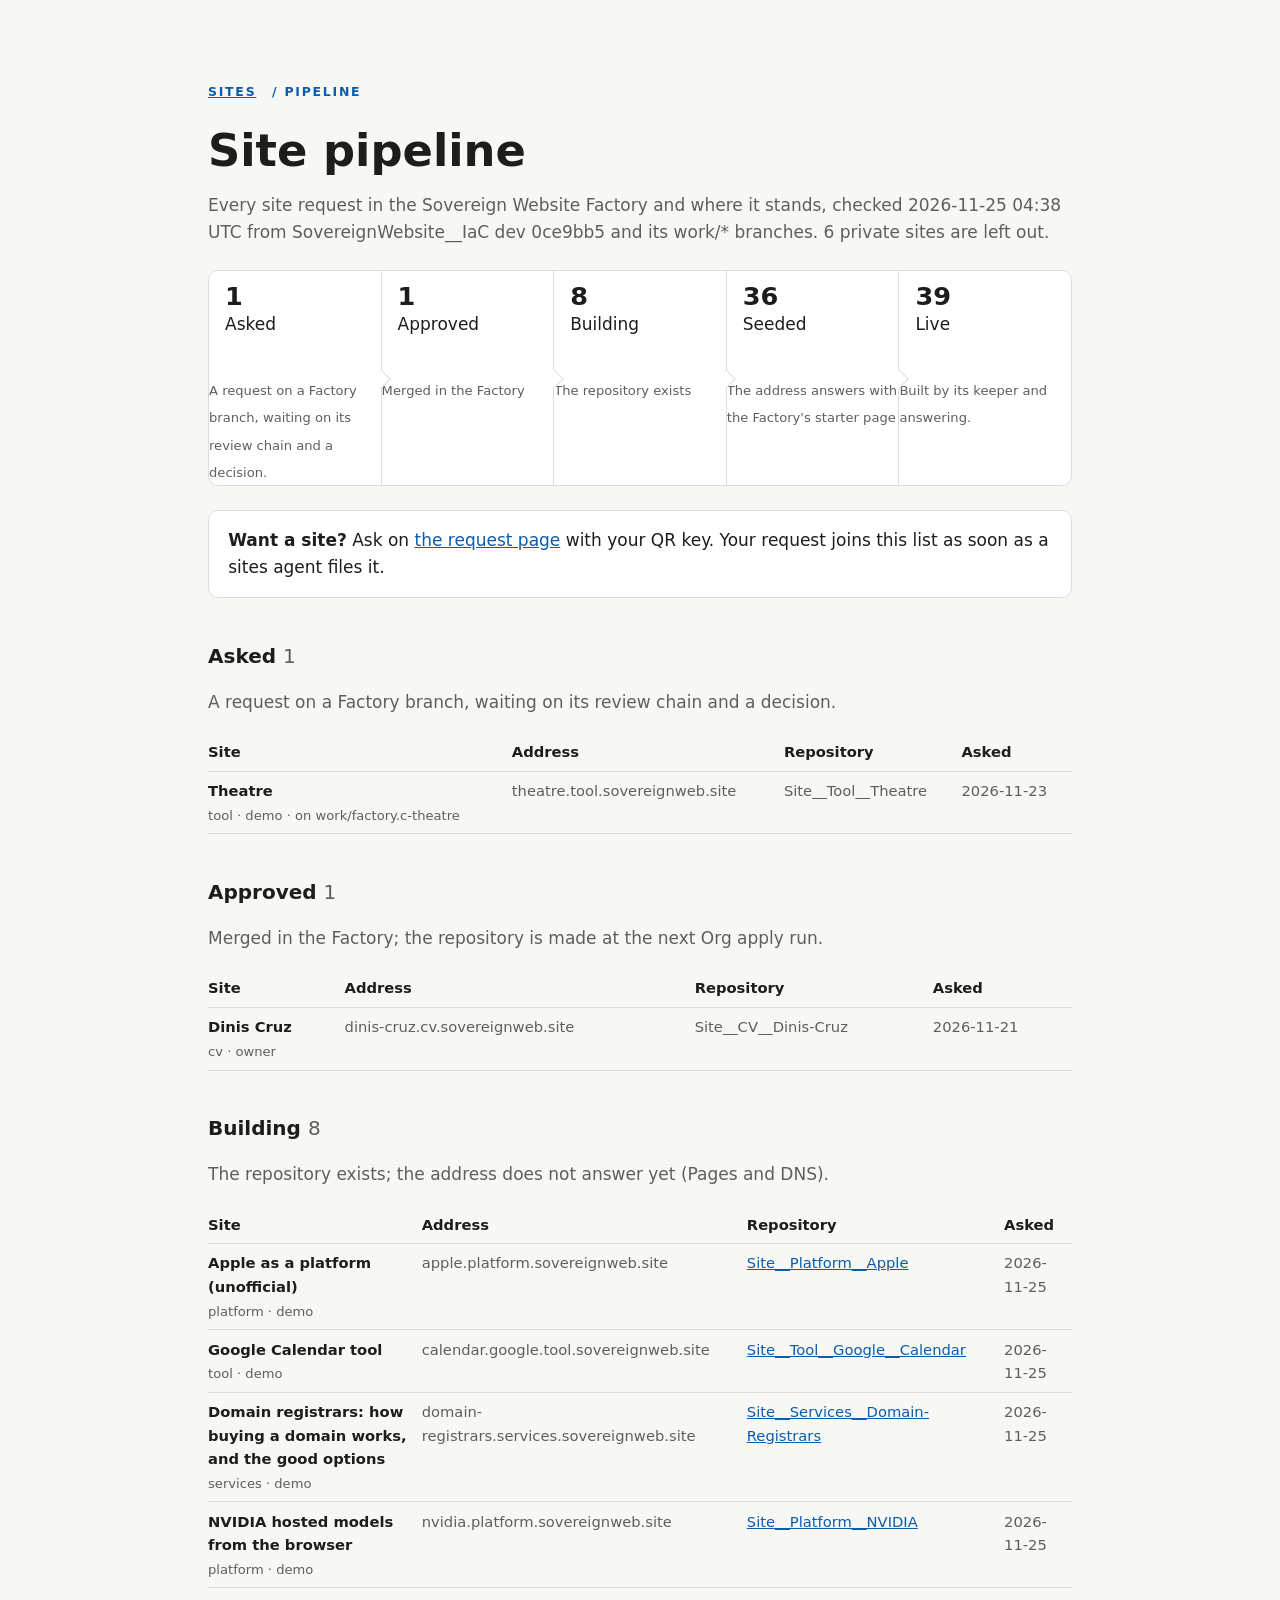
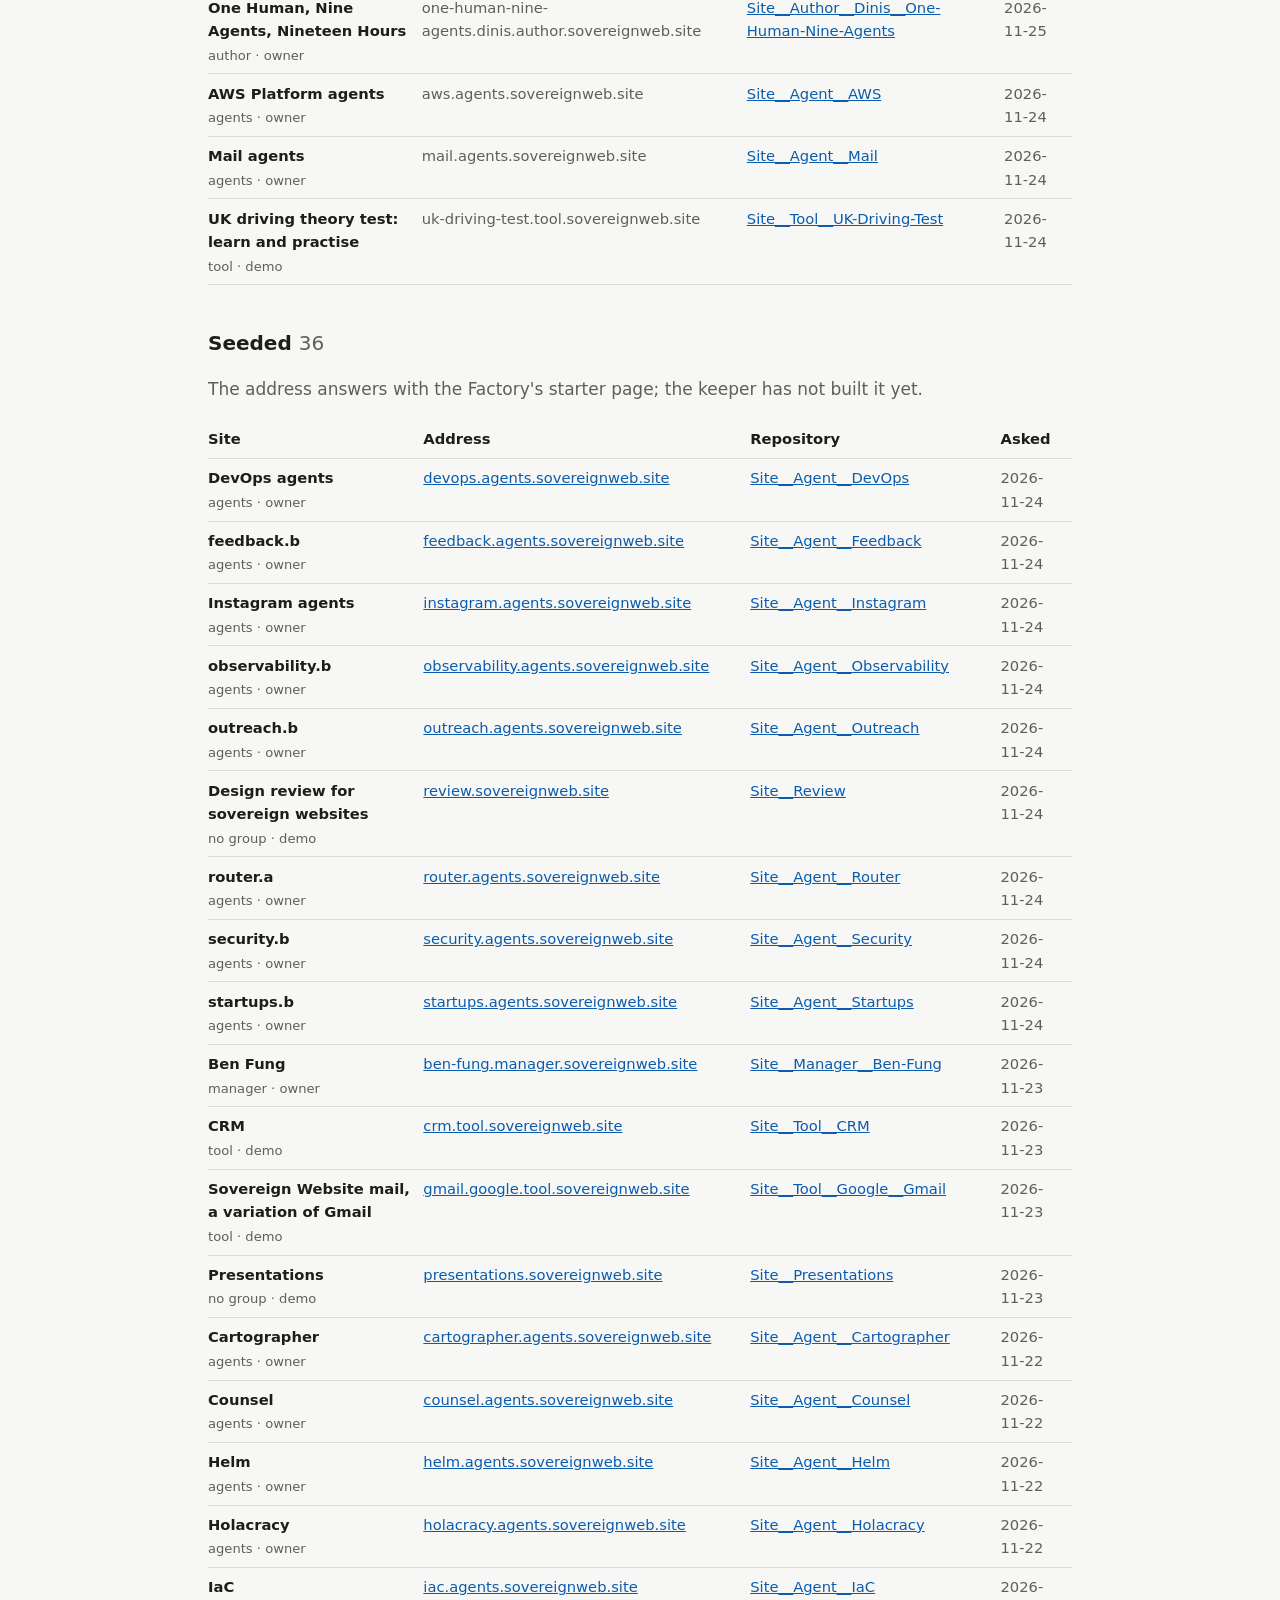
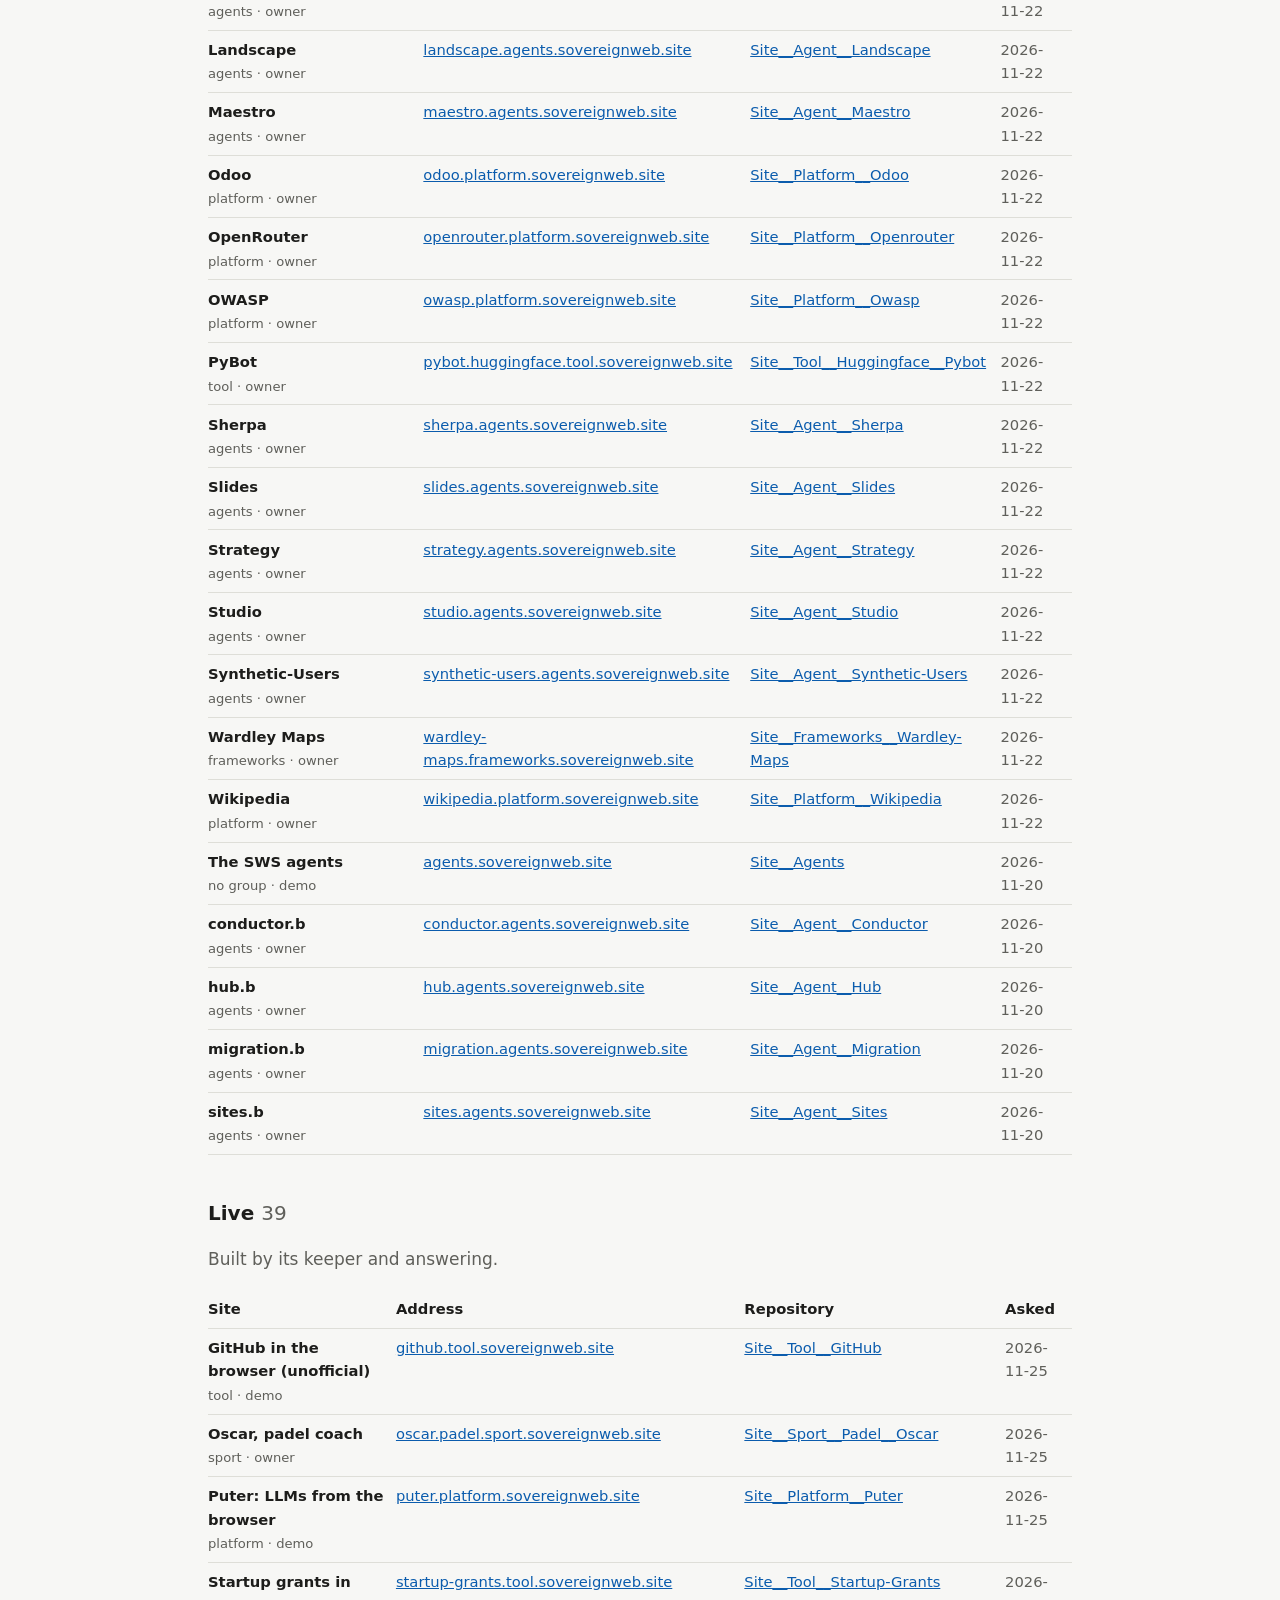
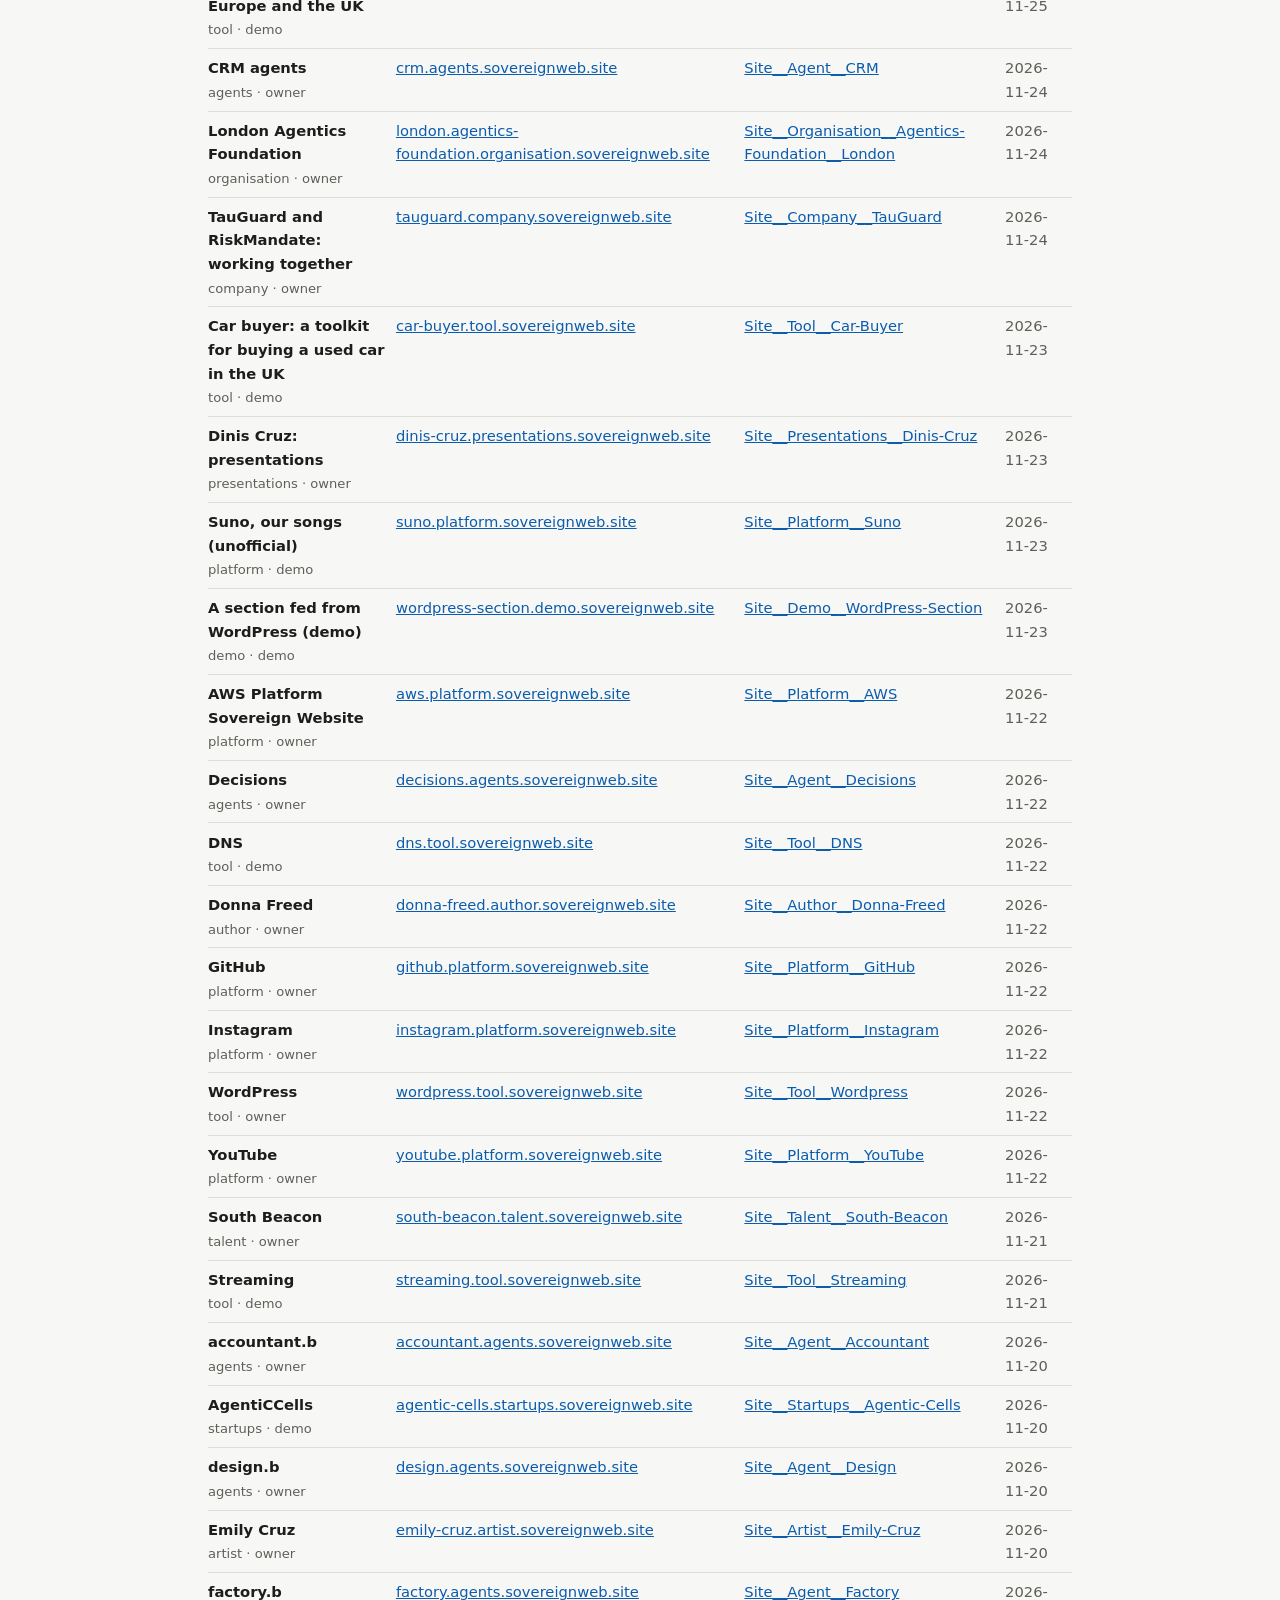
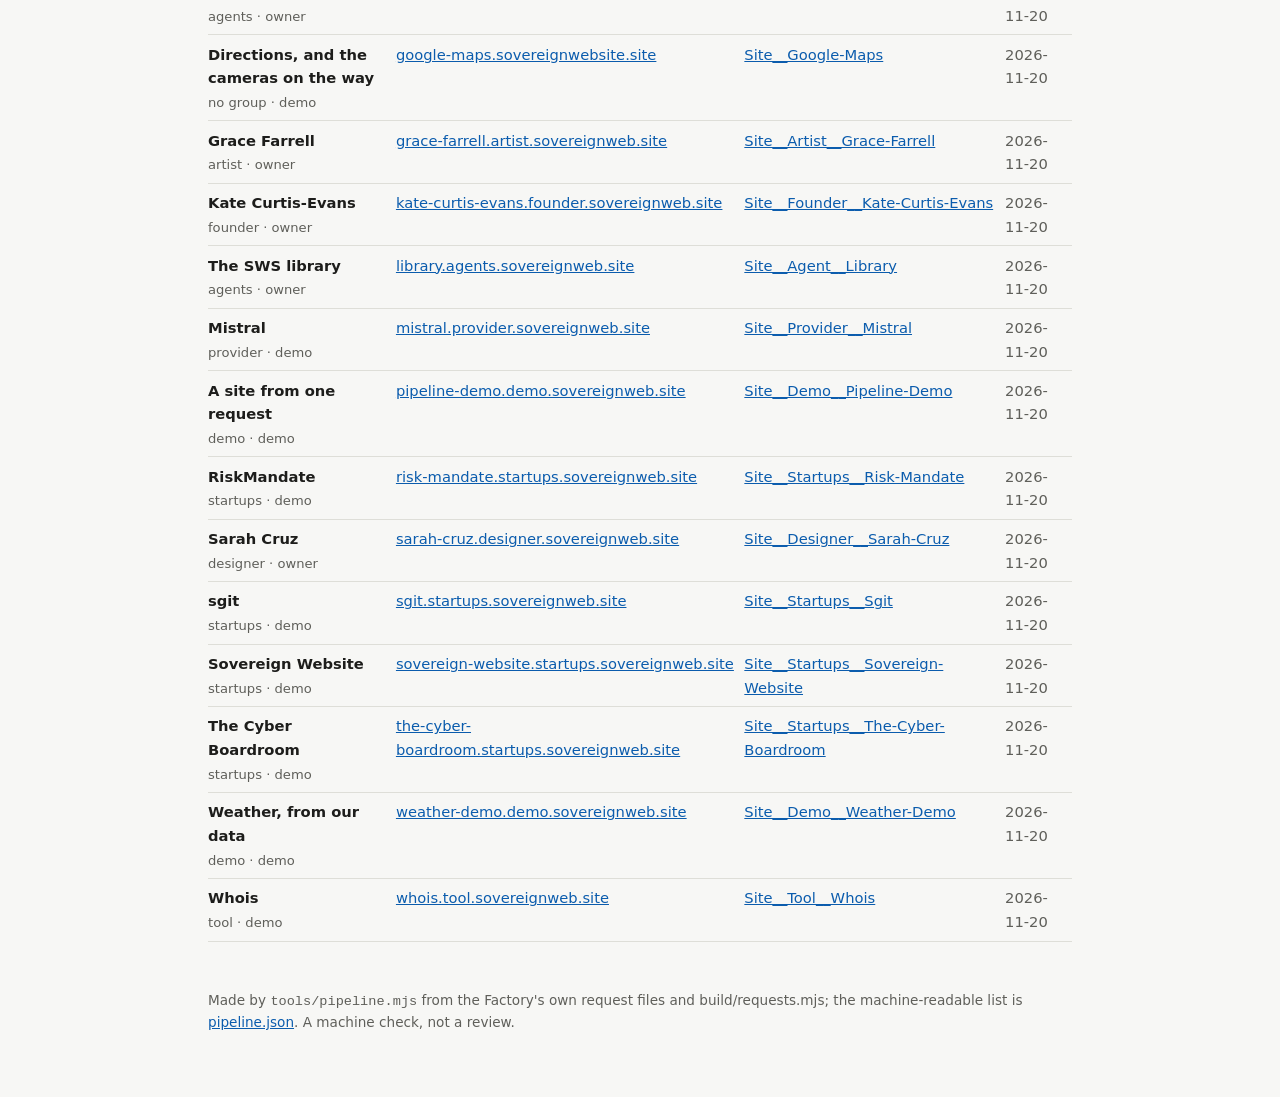
<file: site/pipeline/index.html>
<!doctype html>
<html lang="en-GB">
<head>
<meta charset="utf-8">
<meta name="viewport" content="width=device-width, initial-scale=1">
<title>Site pipeline</title>
<meta name="description" content="Every Sovereign Website request and where it stands: asked, approved, building, seeded or live.">
<meta property="og:title" content="Site pipeline">
<meta property="og:description" content="Every Sovereign Website request and where it stands: asked, approved, building, seeded or live.">
<meta property="og:url" content="https://sites.agents.sovereignweb.site/pipeline/">
<meta property="og:type" content="website">
<meta property="og:site_name" content="Sovereign Website agents' sites">
<meta property="og:locale" content="en_GB">
<meta property="og:image" content="https://sites.agents.sovereignweb.site/assets/share/card-1200x630.jpg">
<meta property="og:image:width" content="1200">
<meta property="og:image:height" content="630">
<meta property="og:image:alt" content="Sovereign Website agents' sites">
<meta name="twitter:card" content="summary_large_image">
<meta name="twitter:title" content="Site pipeline">
<meta name="twitter:description" content="Every Sovereign Website request and where it stands: asked, approved, building, seeded or live.">
<meta name="twitter:image" content="https://sites.agents.sovereignweb.site/assets/share/card-1200x630.jpg">
<meta http-equiv="Content-Security-Policy" content="default-src 'self'; style-src 'self' 'unsafe-inline'; object-src 'none'; base-uri 'none'">
<style>
:root{--bg:#f7f7f5;--fg:#1d1d1b;--muted:#5f5f5a;--line:#deded8;--card:#fff;--accent:#0b5cad}
@media (prefers-color-scheme:dark){:root{--bg:#141413;--fg:#ededea;--muted:#a8a8a2;--line:#33332f;--card:#1c1c1a;--accent:#7ab8ff}}
:focus-visible{outline:3px solid var(--accent);outline-offset:2px}.flow a:focus-visible{outline-offset:-3px}
*{box-sizing:border-box}body{margin:0;background:var(--bg);color:var(--fg);font:17px/1.6 system-ui,sans-serif}
main{max-width:56rem;margin:0 auto;padding:8vh 1rem 4rem}.mark{font:600 .78rem/1 system-ui;letter-spacing:.14em;text-transform:uppercase;color:var(--accent)}.mark a{display:inline-block;padding:.85rem .6rem .85rem 0;min-height:44px}
h1{font-size:clamp(1.9rem,6vw,2.8rem);line-height:1.1;margin:.6rem 0 1rem}p{color:var(--muted)}a{color:var(--accent)}
h2{font-size:1.25rem;margin:2.6rem 0 .2rem}.n{font-weight:400;color:var(--muted)}
.flow{display:flex;margin:1.5rem 0;padding:0;list-style:none;border:1px solid var(--line);border-radius:10px;background:var(--card);overflow:hidden}
.flow li{flex:1 1 0;min-width:0;margin:0;border-left:1px solid var(--line);position:relative}.flow li:first-child{border-left:0}
.flow li:not(:last-child)::after{content:'';position:absolute;right:-.45rem;top:50%;width:.8rem;height:.8rem;margin-top:-.4rem;border-top:1px solid var(--line);border-right:1px solid var(--line);background:var(--card);transform:rotate(45deg);z-index:1}
.flow a{display:block;padding:.7rem .8rem .7rem 1rem;text-decoration:none;color:var(--fg);min-height:44px}.flow a:hover{background:var(--bg)}.flow b{display:block;font-size:1.6rem;line-height:1.1}.flow span{font-size:.82rem;color:var(--muted)}
.cta{margin-top:1.5rem;padding:1rem 1.2rem;border:1px solid var(--line);border-radius:10px;background:var(--card)}
table{width:100%;border-collapse:collapse;font-size:.92rem}td,th{text-align:left;padding:.45rem .6rem .45rem 0;border-bottom:1px solid var(--line);vertical-align:top}th{color:var(--fg)}td{color:var(--muted);overflow-wrap:break-word}td strong{color:var(--fg)}.k{font-size:.82rem}.tbl{overflow-x:auto}
@media (max-width:600px){.flow a{padding:.5rem .55rem .5rem .35rem;font-size:.7rem;letter-spacing:-.01em}.flow span{display:none}.flow b{font-size:1.25rem}.flow li:not(:last-child)::after{width:.6rem;height:.6rem;margin-top:-.3rem;right:-.32rem}
.tbl table,.tbl tbody{display:block}.tbl thead{position:absolute;left:-9999px}.tbl tr{display:block;padding:.6rem 0;border-bottom:1px solid var(--line)}
.tbl td{display:block;padding:0;border:0}.tbl td.site{color:var(--fg)}.tbl td.repo{display:none}.tbl td.addr,.tbl td.date{display:inline;font-size:.88rem}.tbl td.addr::after{content:' \00b7 '}}
footer{margin-top:3rem;font-size:.85rem;color:var(--muted)}
</style>
</head>
<body>
<main>
<div class="mark"><a href="../">sites</a> / pipeline</div>
<h1>Site pipeline</h1>
<p>Every site request in the Sovereign Website Factory and where it stands, checked 2026-11-25 04:38 UTC from SovereignWebsite__IaC dev 0ce9bb5 and its work/* branches. 6 private sites are left out.</p>
<ol class="flow">
<li><a href="#asked"><b>1</b>Asked</a><br><span>A request on a Factory branch, waiting on its review chain and a decision.</span></li>
<li><a href="#approved"><b>1</b>Approved</a><br><span>Merged in the Factory</span></li>
<li><a href="#building"><b>8</b>Building</a><br><span>The repository exists</span></li>
<li><a href="#seeded"><b>36</b>Seeded</a><br><span>The address answers with the Factory's starter page</span></li>
<li><a href="#live"><b>39</b>Live</a><br><span>Built by its keeper and answering.</span></li>
</ol>
<div class="cta"><strong>Want a site?</strong> Ask on <a href="../request/">the request page</a> with your QR key. Your request joins this list as soon as a sites agent files it.</div>
<h2 id="asked">Asked <span class="n">1</span></h2>
<p>A request on a Factory branch, waiting on its review chain and a decision.</p>
<div class="tbl"><table><thead><tr><th>Site</th><th>Address</th><th>Repository</th><th>Asked</th></tr></thead><tbody>
<tr><td class="site"><strong>Theatre</strong><br><span class="k">tool · demo · on work/factory.c-theatre</span></td><td class="addr">theatre.tool.sovereignweb.site</td><td class="repo">Site__Tool__Theatre</td><td class="date">2026-11-23</td></tr>
</tbody></table></div>
<h2 id="approved">Approved <span class="n">1</span></h2>
<p>Merged in the Factory; the repository is made at the next Org apply run.</p>
<div class="tbl"><table><thead><tr><th>Site</th><th>Address</th><th>Repository</th><th>Asked</th></tr></thead><tbody>
<tr><td class="site"><strong>Dinis Cruz</strong><br><span class="k">cv · owner</span></td><td class="addr">dinis-cruz.cv.sovereignweb.site</td><td class="repo">Site__CV__Dinis-Cruz</td><td class="date">2026-11-21</td></tr>
</tbody></table></div>
<h2 id="building">Building <span class="n">8</span></h2>
<p>The repository exists; the address does not answer yet (Pages and DNS).</p>
<div class="tbl"><table><thead><tr><th>Site</th><th>Address</th><th>Repository</th><th>Asked</th></tr></thead><tbody>
<tr><td class="site"><strong>Apple as a platform (unofficial)</strong><br><span class="k">platform · demo</span></td><td class="addr">apple.platform.sovereignweb.site</td><td class="repo"><a href="https://github.com/SovereignWebsite/Site__Platform__Apple">Site__Platform__Apple</a></td><td class="date">2026-11-25</td></tr>
<tr><td class="site"><strong>Google Calendar tool</strong><br><span class="k">tool · demo</span></td><td class="addr">calendar.google.tool.sovereignweb.site</td><td class="repo"><a href="https://github.com/SovereignWebsite/Site__Tool__Google__Calendar">Site__Tool__Google__Calendar</a></td><td class="date">2026-11-25</td></tr>
<tr><td class="site"><strong>Domain registrars: how buying a domain works, and the good options</strong><br><span class="k">services · demo</span></td><td class="addr">domain-registrars.services.sovereignweb.site</td><td class="repo"><a href="https://github.com/SovereignWebsite/Site__Services__Domain-Registrars">Site__Services__Domain-Registrars</a></td><td class="date">2026-11-25</td></tr>
<tr><td class="site"><strong>NVIDIA hosted models from the browser</strong><br><span class="k">platform · demo</span></td><td class="addr">nvidia.platform.sovereignweb.site</td><td class="repo"><a href="https://github.com/SovereignWebsite/Site__Platform__NVIDIA">Site__Platform__NVIDIA</a></td><td class="date">2026-11-25</td></tr>
<tr><td class="site"><strong>One Human, Nine Agents, Nineteen Hours</strong><br><span class="k">author · owner</span></td><td class="addr">one-human-nine-agents.dinis.author.sovereignweb.site</td><td class="repo"><a href="https://github.com/SovereignWebsite/Site__Author__Dinis__One-Human-Nine-Agents">Site__Author__Dinis__One-Human-Nine-Agents</a></td><td class="date">2026-11-25</td></tr>
<tr><td class="site"><strong>AWS Platform agents</strong><br><span class="k">agents · owner</span></td><td class="addr">aws.agents.sovereignweb.site</td><td class="repo"><a href="https://github.com/SovereignWebsite/Site__Agent__AWS">Site__Agent__AWS</a></td><td class="date">2026-11-24</td></tr>
<tr><td class="site"><strong>Mail agents</strong><br><span class="k">agents · owner</span></td><td class="addr">mail.agents.sovereignweb.site</td><td class="repo"><a href="https://github.com/SovereignWebsite/Site__Agent__Mail">Site__Agent__Mail</a></td><td class="date">2026-11-24</td></tr>
<tr><td class="site"><strong>UK driving theory test: learn and practise</strong><br><span class="k">tool · demo</span></td><td class="addr">uk-driving-test.tool.sovereignweb.site</td><td class="repo"><a href="https://github.com/SovereignWebsite/Site__Tool__UK-Driving-Test">Site__Tool__UK-Driving-Test</a></td><td class="date">2026-11-24</td></tr>
</tbody></table></div>
<h2 id="seeded">Seeded <span class="n">36</span></h2>
<p>The address answers with the Factory's starter page; the keeper has not built it yet.</p>
<div class="tbl"><table><thead><tr><th>Site</th><th>Address</th><th>Repository</th><th>Asked</th></tr></thead><tbody>
<tr><td class="site"><strong>DevOps agents</strong><br><span class="k">agents · owner</span></td><td class="addr"><a href="https://devops.agents.sovereignweb.site/">devops.agents.sovereignweb.site</a></td><td class="repo"><a href="https://github.com/SovereignWebsite/Site__Agent__DevOps">Site__Agent__DevOps</a></td><td class="date">2026-11-24</td></tr>
<tr><td class="site"><strong>feedback.b</strong><br><span class="k">agents · owner</span></td><td class="addr"><a href="https://feedback.agents.sovereignweb.site/">feedback.agents.sovereignweb.site</a></td><td class="repo"><a href="https://github.com/SovereignWebsite/Site__Agent__Feedback">Site__Agent__Feedback</a></td><td class="date">2026-11-24</td></tr>
<tr><td class="site"><strong>Instagram agents</strong><br><span class="k">agents · owner</span></td><td class="addr"><a href="https://instagram.agents.sovereignweb.site/">instagram.agents.sovereignweb.site</a></td><td class="repo"><a href="https://github.com/SovereignWebsite/Site__Agent__Instagram">Site__Agent__Instagram</a></td><td class="date">2026-11-24</td></tr>
<tr><td class="site"><strong>observability.b</strong><br><span class="k">agents · owner</span></td><td class="addr"><a href="https://observability.agents.sovereignweb.site/">observability.agents.sovereignweb.site</a></td><td class="repo"><a href="https://github.com/SovereignWebsite/Site__Agent__Observability">Site__Agent__Observability</a></td><td class="date">2026-11-24</td></tr>
<tr><td class="site"><strong>outreach.b</strong><br><span class="k">agents · owner</span></td><td class="addr"><a href="https://outreach.agents.sovereignweb.site/">outreach.agents.sovereignweb.site</a></td><td class="repo"><a href="https://github.com/SovereignWebsite/Site__Agent__Outreach">Site__Agent__Outreach</a></td><td class="date">2026-11-24</td></tr>
<tr><td class="site"><strong>Design review for sovereign websites</strong><br><span class="k">no group · demo</span></td><td class="addr"><a href="https://review.sovereignweb.site/">review.sovereignweb.site</a></td><td class="repo"><a href="https://github.com/SovereignWebsite/Site__Review">Site__Review</a></td><td class="date">2026-11-24</td></tr>
<tr><td class="site"><strong>router.a</strong><br><span class="k">agents · owner</span></td><td class="addr"><a href="https://router.agents.sovereignweb.site/">router.agents.sovereignweb.site</a></td><td class="repo"><a href="https://github.com/SovereignWebsite/Site__Agent__Router">Site__Agent__Router</a></td><td class="date">2026-11-24</td></tr>
<tr><td class="site"><strong>security.b</strong><br><span class="k">agents · owner</span></td><td class="addr"><a href="https://security.agents.sovereignweb.site/">security.agents.sovereignweb.site</a></td><td class="repo"><a href="https://github.com/SovereignWebsite/Site__Agent__Security">Site__Agent__Security</a></td><td class="date">2026-11-24</td></tr>
<tr><td class="site"><strong>startups.b</strong><br><span class="k">agents · owner</span></td><td class="addr"><a href="https://startups.agents.sovereignweb.site/">startups.agents.sovereignweb.site</a></td><td class="repo"><a href="https://github.com/SovereignWebsite/Site__Agent__Startups">Site__Agent__Startups</a></td><td class="date">2026-11-24</td></tr>
<tr><td class="site"><strong>Ben Fung</strong><br><span class="k">manager · owner</span></td><td class="addr"><a href="https://ben-fung.manager.sovereignweb.site/">ben-fung.manager.sovereignweb.site</a></td><td class="repo"><a href="https://github.com/SovereignWebsite/Site__Manager__Ben-Fung">Site__Manager__Ben-Fung</a></td><td class="date">2026-11-23</td></tr>
<tr><td class="site"><strong>CRM</strong><br><span class="k">tool · demo</span></td><td class="addr"><a href="https://crm.tool.sovereignweb.site/">crm.tool.sovereignweb.site</a></td><td class="repo"><a href="https://github.com/SovereignWebsite/Site__Tool__CRM">Site__Tool__CRM</a></td><td class="date">2026-11-23</td></tr>
<tr><td class="site"><strong>Sovereign Website mail, a variation of Gmail</strong><br><span class="k">tool · demo</span></td><td class="addr"><a href="https://gmail.google.tool.sovereignweb.site/">gmail.google.tool.sovereignweb.site</a></td><td class="repo"><a href="https://github.com/SovereignWebsite/Site__Tool__Google__Gmail">Site__Tool__Google__Gmail</a></td><td class="date">2026-11-23</td></tr>
<tr><td class="site"><strong>Presentations</strong><br><span class="k">no group · demo</span></td><td class="addr"><a href="https://presentations.sovereignweb.site/">presentations.sovereignweb.site</a></td><td class="repo"><a href="https://github.com/SovereignWebsite/Site__Presentations">Site__Presentations</a></td><td class="date">2026-11-23</td></tr>
<tr><td class="site"><strong>Cartographer</strong><br><span class="k">agents · owner</span></td><td class="addr"><a href="https://cartographer.agents.sovereignweb.site/">cartographer.agents.sovereignweb.site</a></td><td class="repo"><a href="https://github.com/SovereignWebsite/Site__Agent__Cartographer">Site__Agent__Cartographer</a></td><td class="date">2026-11-22</td></tr>
<tr><td class="site"><strong>Counsel</strong><br><span class="k">agents · owner</span></td><td class="addr"><a href="https://counsel.agents.sovereignweb.site/">counsel.agents.sovereignweb.site</a></td><td class="repo"><a href="https://github.com/SovereignWebsite/Site__Agent__Counsel">Site__Agent__Counsel</a></td><td class="date">2026-11-22</td></tr>
<tr><td class="site"><strong>Helm</strong><br><span class="k">agents · owner</span></td><td class="addr"><a href="https://helm.agents.sovereignweb.site/">helm.agents.sovereignweb.site</a></td><td class="repo"><a href="https://github.com/SovereignWebsite/Site__Agent__Helm">Site__Agent__Helm</a></td><td class="date">2026-11-22</td></tr>
<tr><td class="site"><strong>Holacracy</strong><br><span class="k">agents · owner</span></td><td class="addr"><a href="https://holacracy.agents.sovereignweb.site/">holacracy.agents.sovereignweb.site</a></td><td class="repo"><a href="https://github.com/SovereignWebsite/Site__Agent__Holacracy">Site__Agent__Holacracy</a></td><td class="date">2026-11-22</td></tr>
<tr><td class="site"><strong>IaC</strong><br><span class="k">agents · owner</span></td><td class="addr"><a href="https://iac.agents.sovereignweb.site/">iac.agents.sovereignweb.site</a></td><td class="repo"><a href="https://github.com/SovereignWebsite/Site__Agent__IaC">Site__Agent__IaC</a></td><td class="date">2026-11-22</td></tr>
<tr><td class="site"><strong>Landscape</strong><br><span class="k">agents · owner</span></td><td class="addr"><a href="https://landscape.agents.sovereignweb.site/">landscape.agents.sovereignweb.site</a></td><td class="repo"><a href="https://github.com/SovereignWebsite/Site__Agent__Landscape">Site__Agent__Landscape</a></td><td class="date">2026-11-22</td></tr>
<tr><td class="site"><strong>Maestro</strong><br><span class="k">agents · owner</span></td><td class="addr"><a href="https://maestro.agents.sovereignweb.site/">maestro.agents.sovereignweb.site</a></td><td class="repo"><a href="https://github.com/SovereignWebsite/Site__Agent__Maestro">Site__Agent__Maestro</a></td><td class="date">2026-11-22</td></tr>
<tr><td class="site"><strong>Odoo</strong><br><span class="k">platform · owner</span></td><td class="addr"><a href="https://odoo.platform.sovereignweb.site/">odoo.platform.sovereignweb.site</a></td><td class="repo"><a href="https://github.com/SovereignWebsite/Site__Platform__Odoo">Site__Platform__Odoo</a></td><td class="date">2026-11-22</td></tr>
<tr><td class="site"><strong>OpenRouter</strong><br><span class="k">platform · owner</span></td><td class="addr"><a href="https://openrouter.platform.sovereignweb.site/">openrouter.platform.sovereignweb.site</a></td><td class="repo"><a href="https://github.com/SovereignWebsite/Site__Platform__Openrouter">Site__Platform__Openrouter</a></td><td class="date">2026-11-22</td></tr>
<tr><td class="site"><strong>OWASP</strong><br><span class="k">platform · owner</span></td><td class="addr"><a href="https://owasp.platform.sovereignweb.site/">owasp.platform.sovereignweb.site</a></td><td class="repo"><a href="https://github.com/SovereignWebsite/Site__Platform__Owasp">Site__Platform__Owasp</a></td><td class="date">2026-11-22</td></tr>
<tr><td class="site"><strong>PyBot</strong><br><span class="k">tool · owner</span></td><td class="addr"><a href="https://pybot.huggingface.tool.sovereignweb.site/">pybot.huggingface.tool.sovereignweb.site</a></td><td class="repo"><a href="https://github.com/SovereignWebsite/Site__Tool__Huggingface__Pybot">Site__Tool__Huggingface__Pybot</a></td><td class="date">2026-11-22</td></tr>
<tr><td class="site"><strong>Sherpa</strong><br><span class="k">agents · owner</span></td><td class="addr"><a href="https://sherpa.agents.sovereignweb.site/">sherpa.agents.sovereignweb.site</a></td><td class="repo"><a href="https://github.com/SovereignWebsite/Site__Agent__Sherpa">Site__Agent__Sherpa</a></td><td class="date">2026-11-22</td></tr>
<tr><td class="site"><strong>Slides</strong><br><span class="k">agents · owner</span></td><td class="addr"><a href="https://slides.agents.sovereignweb.site/">slides.agents.sovereignweb.site</a></td><td class="repo"><a href="https://github.com/SovereignWebsite/Site__Agent__Slides">Site__Agent__Slides</a></td><td class="date">2026-11-22</td></tr>
<tr><td class="site"><strong>Strategy</strong><br><span class="k">agents · owner</span></td><td class="addr"><a href="https://strategy.agents.sovereignweb.site/">strategy.agents.sovereignweb.site</a></td><td class="repo"><a href="https://github.com/SovereignWebsite/Site__Agent__Strategy">Site__Agent__Strategy</a></td><td class="date">2026-11-22</td></tr>
<tr><td class="site"><strong>Studio</strong><br><span class="k">agents · owner</span></td><td class="addr"><a href="https://studio.agents.sovereignweb.site/">studio.agents.sovereignweb.site</a></td><td class="repo"><a href="https://github.com/SovereignWebsite/Site__Agent__Studio">Site__Agent__Studio</a></td><td class="date">2026-11-22</td></tr>
<tr><td class="site"><strong>Synthetic-Users</strong><br><span class="k">agents · owner</span></td><td class="addr"><a href="https://synthetic-users.agents.sovereignweb.site/">synthetic-users.agents.sovereignweb.site</a></td><td class="repo"><a href="https://github.com/SovereignWebsite/Site__Agent__Synthetic-Users">Site__Agent__Synthetic-Users</a></td><td class="date">2026-11-22</td></tr>
<tr><td class="site"><strong>Wardley Maps</strong><br><span class="k">frameworks · owner</span></td><td class="addr"><a href="https://wardley-maps.frameworks.sovereignweb.site/">wardley-maps.frameworks.sovereignweb.site</a></td><td class="repo"><a href="https://github.com/SovereignWebsite/Site__Frameworks__Wardley-Maps">Site__Frameworks__Wardley-Maps</a></td><td class="date">2026-11-22</td></tr>
<tr><td class="site"><strong>Wikipedia</strong><br><span class="k">platform · owner</span></td><td class="addr"><a href="https://wikipedia.platform.sovereignweb.site/">wikipedia.platform.sovereignweb.site</a></td><td class="repo"><a href="https://github.com/SovereignWebsite/Site__Platform__Wikipedia">Site__Platform__Wikipedia</a></td><td class="date">2026-11-22</td></tr>
<tr><td class="site"><strong>The SWS agents</strong><br><span class="k">no group · demo</span></td><td class="addr"><a href="https://agents.sovereignweb.site/">agents.sovereignweb.site</a></td><td class="repo"><a href="https://github.com/SovereignWebsite/Site__Agents">Site__Agents</a></td><td class="date">2026-11-20</td></tr>
<tr><td class="site"><strong>conductor.b</strong><br><span class="k">agents · owner</span></td><td class="addr"><a href="https://conductor.agents.sovereignweb.site/">conductor.agents.sovereignweb.site</a></td><td class="repo"><a href="https://github.com/SovereignWebsite/Site__Agent__Conductor">Site__Agent__Conductor</a></td><td class="date">2026-11-20</td></tr>
<tr><td class="site"><strong>hub.b</strong><br><span class="k">agents · owner</span></td><td class="addr"><a href="https://hub.agents.sovereignweb.site/">hub.agents.sovereignweb.site</a></td><td class="repo"><a href="https://github.com/SovereignWebsite/Site__Agent__Hub">Site__Agent__Hub</a></td><td class="date">2026-11-20</td></tr>
<tr><td class="site"><strong>migration.b</strong><br><span class="k">agents · owner</span></td><td class="addr"><a href="https://migration.agents.sovereignweb.site/">migration.agents.sovereignweb.site</a></td><td class="repo"><a href="https://github.com/SovereignWebsite/Site__Agent__Migration">Site__Agent__Migration</a></td><td class="date">2026-11-20</td></tr>
<tr><td class="site"><strong>sites.b</strong><br><span class="k">agents · owner</span></td><td class="addr"><a href="https://sites.agents.sovereignweb.site/">sites.agents.sovereignweb.site</a></td><td class="repo"><a href="https://github.com/SovereignWebsite/Site__Agent__Sites">Site__Agent__Sites</a></td><td class="date">2026-11-20</td></tr>
</tbody></table></div>
<h2 id="live">Live <span class="n">39</span></h2>
<p>Built by its keeper and answering.</p>
<div class="tbl"><table><thead><tr><th>Site</th><th>Address</th><th>Repository</th><th>Asked</th></tr></thead><tbody>
<tr><td class="site"><strong>GitHub in the browser (unofficial)</strong><br><span class="k">tool · demo</span></td><td class="addr"><a href="https://github.tool.sovereignweb.site/">github.tool.sovereignweb.site</a></td><td class="repo"><a href="https://github.com/SovereignWebsite/Site__Tool__GitHub">Site__Tool__GitHub</a></td><td class="date">2026-11-25</td></tr>
<tr><td class="site"><strong>Oscar, padel coach</strong><br><span class="k">sport · owner</span></td><td class="addr"><a href="https://oscar.padel.sport.sovereignweb.site/">oscar.padel.sport.sovereignweb.site</a></td><td class="repo"><a href="https://github.com/SovereignWebsite/Site__Sport__Padel__Oscar">Site__Sport__Padel__Oscar</a></td><td class="date">2026-11-25</td></tr>
<tr><td class="site"><strong>Puter: LLMs from the browser</strong><br><span class="k">platform · demo</span></td><td class="addr"><a href="https://puter.platform.sovereignweb.site/">puter.platform.sovereignweb.site</a></td><td class="repo"><a href="https://github.com/SovereignWebsite/Site__Platform__Puter">Site__Platform__Puter</a></td><td class="date">2026-11-25</td></tr>
<tr><td class="site"><strong>Startup grants in Europe and the UK</strong><br><span class="k">tool · demo</span></td><td class="addr"><a href="https://startup-grants.tool.sovereignweb.site/">startup-grants.tool.sovereignweb.site</a></td><td class="repo"><a href="https://github.com/SovereignWebsite/Site__Tool__Startup-Grants">Site__Tool__Startup-Grants</a></td><td class="date">2026-11-25</td></tr>
<tr><td class="site"><strong>CRM agents</strong><br><span class="k">agents · owner</span></td><td class="addr"><a href="https://crm.agents.sovereignweb.site/">crm.agents.sovereignweb.site</a></td><td class="repo"><a href="https://github.com/SovereignWebsite/Site__Agent__CRM">Site__Agent__CRM</a></td><td class="date">2026-11-24</td></tr>
<tr><td class="site"><strong>London Agentics Foundation</strong><br><span class="k">organisation · owner</span></td><td class="addr"><a href="https://london.agentics-foundation.organisation.sovereignweb.site/">london.agentics-foundation.organisation.sovereignweb.site</a></td><td class="repo"><a href="https://github.com/SovereignWebsite/Site__Organisation__Agentics-Foundation__London">Site__Organisation__Agentics-Foundation__London</a></td><td class="date">2026-11-24</td></tr>
<tr><td class="site"><strong>TauGuard and RiskMandate: working together</strong><br><span class="k">company · owner</span></td><td class="addr"><a href="https://tauguard.company.sovereignweb.site/">tauguard.company.sovereignweb.site</a></td><td class="repo"><a href="https://github.com/SovereignWebsite/Site__Company__TauGuard">Site__Company__TauGuard</a></td><td class="date">2026-11-24</td></tr>
<tr><td class="site"><strong>Car buyer: a toolkit for buying a used car in the UK</strong><br><span class="k">tool · demo</span></td><td class="addr"><a href="https://car-buyer.tool.sovereignweb.site/">car-buyer.tool.sovereignweb.site</a></td><td class="repo"><a href="https://github.com/SovereignWebsite/Site__Tool__Car-Buyer">Site__Tool__Car-Buyer</a></td><td class="date">2026-11-23</td></tr>
<tr><td class="site"><strong>Dinis Cruz: presentations</strong><br><span class="k">presentations · owner</span></td><td class="addr"><a href="https://dinis-cruz.presentations.sovereignweb.site/">dinis-cruz.presentations.sovereignweb.site</a></td><td class="repo"><a href="https://github.com/SovereignWebsite/Site__Presentations__Dinis-Cruz">Site__Presentations__Dinis-Cruz</a></td><td class="date">2026-11-23</td></tr>
<tr><td class="site"><strong>Suno, our songs (unofficial)</strong><br><span class="k">platform · demo</span></td><td class="addr"><a href="https://suno.platform.sovereignweb.site/">suno.platform.sovereignweb.site</a></td><td class="repo"><a href="https://github.com/SovereignWebsite/Site__Platform__Suno">Site__Platform__Suno</a></td><td class="date">2026-11-23</td></tr>
<tr><td class="site"><strong>A section fed from WordPress (demo)</strong><br><span class="k">demo · demo</span></td><td class="addr"><a href="https://wordpress-section.demo.sovereignweb.site/">wordpress-section.demo.sovereignweb.site</a></td><td class="repo"><a href="https://github.com/SovereignWebsite/Site__Demo__WordPress-Section">Site__Demo__WordPress-Section</a></td><td class="date">2026-11-23</td></tr>
<tr><td class="site"><strong>AWS Platform Sovereign Website</strong><br><span class="k">platform · owner</span></td><td class="addr"><a href="https://aws.platform.sovereignweb.site/">aws.platform.sovereignweb.site</a></td><td class="repo"><a href="https://github.com/SovereignWebsite/Site__Platform__AWS">Site__Platform__AWS</a></td><td class="date">2026-11-22</td></tr>
<tr><td class="site"><strong>Decisions</strong><br><span class="k">agents · owner</span></td><td class="addr"><a href="https://decisions.agents.sovereignweb.site/">decisions.agents.sovereignweb.site</a></td><td class="repo"><a href="https://github.com/SovereignWebsite/Site__Agent__Decisions">Site__Agent__Decisions</a></td><td class="date">2026-11-22</td></tr>
<tr><td class="site"><strong>DNS</strong><br><span class="k">tool · demo</span></td><td class="addr"><a href="https://dns.tool.sovereignweb.site/">dns.tool.sovereignweb.site</a></td><td class="repo"><a href="https://github.com/SovereignWebsite/Site__Tool__DNS">Site__Tool__DNS</a></td><td class="date">2026-11-22</td></tr>
<tr><td class="site"><strong>Donna Freed</strong><br><span class="k">author · owner</span></td><td class="addr"><a href="https://donna-freed.author.sovereignweb.site/">donna-freed.author.sovereignweb.site</a></td><td class="repo"><a href="https://github.com/SovereignWebsite/Site__Author__Donna-Freed">Site__Author__Donna-Freed</a></td><td class="date">2026-11-22</td></tr>
<tr><td class="site"><strong>GitHub</strong><br><span class="k">platform · owner</span></td><td class="addr"><a href="https://github.platform.sovereignweb.site/">github.platform.sovereignweb.site</a></td><td class="repo"><a href="https://github.com/SovereignWebsite/Site__Platform__GitHub">Site__Platform__GitHub</a></td><td class="date">2026-11-22</td></tr>
<tr><td class="site"><strong>Instagram</strong><br><span class="k">platform · owner</span></td><td class="addr"><a href="https://instagram.platform.sovereignweb.site/">instagram.platform.sovereignweb.site</a></td><td class="repo"><a href="https://github.com/SovereignWebsite/Site__Platform__Instagram">Site__Platform__Instagram</a></td><td class="date">2026-11-22</td></tr>
<tr><td class="site"><strong>WordPress</strong><br><span class="k">tool · owner</span></td><td class="addr"><a href="https://wordpress.tool.sovereignweb.site/">wordpress.tool.sovereignweb.site</a></td><td class="repo"><a href="https://github.com/SovereignWebsite/Site__Tool__Wordpress">Site__Tool__Wordpress</a></td><td class="date">2026-11-22</td></tr>
<tr><td class="site"><strong>YouTube</strong><br><span class="k">platform · owner</span></td><td class="addr"><a href="https://youtube.platform.sovereignweb.site/">youtube.platform.sovereignweb.site</a></td><td class="repo"><a href="https://github.com/SovereignWebsite/Site__Platform__YouTube">Site__Platform__YouTube</a></td><td class="date">2026-11-22</td></tr>
<tr><td class="site"><strong>South Beacon</strong><br><span class="k">talent · owner</span></td><td class="addr"><a href="https://south-beacon.talent.sovereignweb.site/">south-beacon.talent.sovereignweb.site</a></td><td class="repo"><a href="https://github.com/SovereignWebsite/Site__Talent__South-Beacon">Site__Talent__South-Beacon</a></td><td class="date">2026-11-21</td></tr>
<tr><td class="site"><strong>Streaming</strong><br><span class="k">tool · demo</span></td><td class="addr"><a href="https://streaming.tool.sovereignweb.site/">streaming.tool.sovereignweb.site</a></td><td class="repo"><a href="https://github.com/SovereignWebsite/Site__Tool__Streaming">Site__Tool__Streaming</a></td><td class="date">2026-11-21</td></tr>
<tr><td class="site"><strong>accountant.b</strong><br><span class="k">agents · owner</span></td><td class="addr"><a href="https://accountant.agents.sovereignweb.site/">accountant.agents.sovereignweb.site</a></td><td class="repo"><a href="https://github.com/SovereignWebsite/Site__Agent__Accountant">Site__Agent__Accountant</a></td><td class="date">2026-11-20</td></tr>
<tr><td class="site"><strong>AgentiCCells</strong><br><span class="k">startups · demo</span></td><td class="addr"><a href="https://agentic-cells.startups.sovereignweb.site/">agentic-cells.startups.sovereignweb.site</a></td><td class="repo"><a href="https://github.com/SovereignWebsite/Site__Startups__Agentic-Cells">Site__Startups__Agentic-Cells</a></td><td class="date">2026-11-20</td></tr>
<tr><td class="site"><strong>design.b</strong><br><span class="k">agents · owner</span></td><td class="addr"><a href="https://design.agents.sovereignweb.site/">design.agents.sovereignweb.site</a></td><td class="repo"><a href="https://github.com/SovereignWebsite/Site__Agent__Design">Site__Agent__Design</a></td><td class="date">2026-11-20</td></tr>
<tr><td class="site"><strong>Emily Cruz</strong><br><span class="k">artist · owner</span></td><td class="addr"><a href="https://emily-cruz.artist.sovereignweb.site/">emily-cruz.artist.sovereignweb.site</a></td><td class="repo"><a href="https://github.com/SovereignWebsite/Site__Artist__Emily-Cruz">Site__Artist__Emily-Cruz</a></td><td class="date">2026-11-20</td></tr>
<tr><td class="site"><strong>factory.b</strong><br><span class="k">agents · owner</span></td><td class="addr"><a href="https://factory.agents.sovereignweb.site/">factory.agents.sovereignweb.site</a></td><td class="repo"><a href="https://github.com/SovereignWebsite/Site__Agent__Factory">Site__Agent__Factory</a></td><td class="date">2026-11-20</td></tr>
<tr><td class="site"><strong>Directions, and the cameras on the way</strong><br><span class="k">no group · demo</span></td><td class="addr"><a href="https://google-maps.sovereignwebsite.site/">google-maps.sovereignwebsite.site</a></td><td class="repo"><a href="https://github.com/SovereignWebsite/Site__Google-Maps">Site__Google-Maps</a></td><td class="date">2026-11-20</td></tr>
<tr><td class="site"><strong>Grace Farrell</strong><br><span class="k">artist · owner</span></td><td class="addr"><a href="https://grace-farrell.artist.sovereignweb.site/">grace-farrell.artist.sovereignweb.site</a></td><td class="repo"><a href="https://github.com/SovereignWebsite/Site__Artist__Grace-Farrell">Site__Artist__Grace-Farrell</a></td><td class="date">2026-11-20</td></tr>
<tr><td class="site"><strong>Kate Curtis-Evans</strong><br><span class="k">founder · owner</span></td><td class="addr"><a href="https://kate-curtis-evans.founder.sovereignweb.site/">kate-curtis-evans.founder.sovereignweb.site</a></td><td class="repo"><a href="https://github.com/SovereignWebsite/Site__Founder__Kate-Curtis-Evans">Site__Founder__Kate-Curtis-Evans</a></td><td class="date">2026-11-20</td></tr>
<tr><td class="site"><strong>The SWS library</strong><br><span class="k">agents · owner</span></td><td class="addr"><a href="https://library.agents.sovereignweb.site/">library.agents.sovereignweb.site</a></td><td class="repo"><a href="https://github.com/SovereignWebsite/Site__Agent__Library">Site__Agent__Library</a></td><td class="date">2026-11-20</td></tr>
<tr><td class="site"><strong>Mistral</strong><br><span class="k">provider · demo</span></td><td class="addr"><a href="https://mistral.provider.sovereignweb.site/">mistral.provider.sovereignweb.site</a></td><td class="repo"><a href="https://github.com/SovereignWebsite/Site__Provider__Mistral">Site__Provider__Mistral</a></td><td class="date">2026-11-20</td></tr>
<tr><td class="site"><strong>A site from one request</strong><br><span class="k">demo · demo</span></td><td class="addr"><a href="https://pipeline-demo.demo.sovereignweb.site/">pipeline-demo.demo.sovereignweb.site</a></td><td class="repo"><a href="https://github.com/SovereignWebsite/Site__Demo__Pipeline-Demo">Site__Demo__Pipeline-Demo</a></td><td class="date">2026-11-20</td></tr>
<tr><td class="site"><strong>RiskMandate</strong><br><span class="k">startups · demo</span></td><td class="addr"><a href="https://risk-mandate.startups.sovereignweb.site/">risk-mandate.startups.sovereignweb.site</a></td><td class="repo"><a href="https://github.com/SovereignWebsite/Site__Startups__Risk-Mandate">Site__Startups__Risk-Mandate</a></td><td class="date">2026-11-20</td></tr>
<tr><td class="site"><strong>Sarah Cruz</strong><br><span class="k">designer · owner</span></td><td class="addr"><a href="https://sarah-cruz.designer.sovereignweb.site/">sarah-cruz.designer.sovereignweb.site</a></td><td class="repo"><a href="https://github.com/SovereignWebsite/Site__Designer__Sarah-Cruz">Site__Designer__Sarah-Cruz</a></td><td class="date">2026-11-20</td></tr>
<tr><td class="site"><strong>sgit</strong><br><span class="k">startups · demo</span></td><td class="addr"><a href="https://sgit.startups.sovereignweb.site/">sgit.startups.sovereignweb.site</a></td><td class="repo"><a href="https://github.com/SovereignWebsite/Site__Startups__Sgit">Site__Startups__Sgit</a></td><td class="date">2026-11-20</td></tr>
<tr><td class="site"><strong>Sovereign Website</strong><br><span class="k">startups · demo</span></td><td class="addr"><a href="https://sovereign-website.startups.sovereignweb.site/">sovereign-website.startups.sovereignweb.site</a></td><td class="repo"><a href="https://github.com/SovereignWebsite/Site__Startups__Sovereign-Website">Site__Startups__Sovereign-Website</a></td><td class="date">2026-11-20</td></tr>
<tr><td class="site"><strong>The Cyber Boardroom</strong><br><span class="k">startups · demo</span></td><td class="addr"><a href="https://the-cyber-boardroom.startups.sovereignweb.site/">the-cyber-boardroom.startups.sovereignweb.site</a></td><td class="repo"><a href="https://github.com/SovereignWebsite/Site__Startups__The-Cyber-Boardroom">Site__Startups__The-Cyber-Boardroom</a></td><td class="date">2026-11-20</td></tr>
<tr><td class="site"><strong>Weather, from our data</strong><br><span class="k">demo · demo</span></td><td class="addr"><a href="https://weather-demo.demo.sovereignweb.site/">weather-demo.demo.sovereignweb.site</a></td><td class="repo"><a href="https://github.com/SovereignWebsite/Site__Demo__Weather-Demo">Site__Demo__Weather-Demo</a></td><td class="date">2026-11-20</td></tr>
<tr><td class="site"><strong>Whois</strong><br><span class="k">tool · demo</span></td><td class="addr"><a href="https://whois.tool.sovereignweb.site/">whois.tool.sovereignweb.site</a></td><td class="repo"><a href="https://github.com/SovereignWebsite/Site__Tool__Whois">Site__Tool__Whois</a></td><td class="date">2026-11-20</td></tr>
</tbody></table></div>
<footer>Made by <code>tools/pipeline.mjs</code> from the Factory's own request files and build/requests.mjs; the machine-readable list is <a href="pipeline.json">pipeline.json</a>. A machine check, not a review.</footer>
</main>
</body>
</html>
</file>
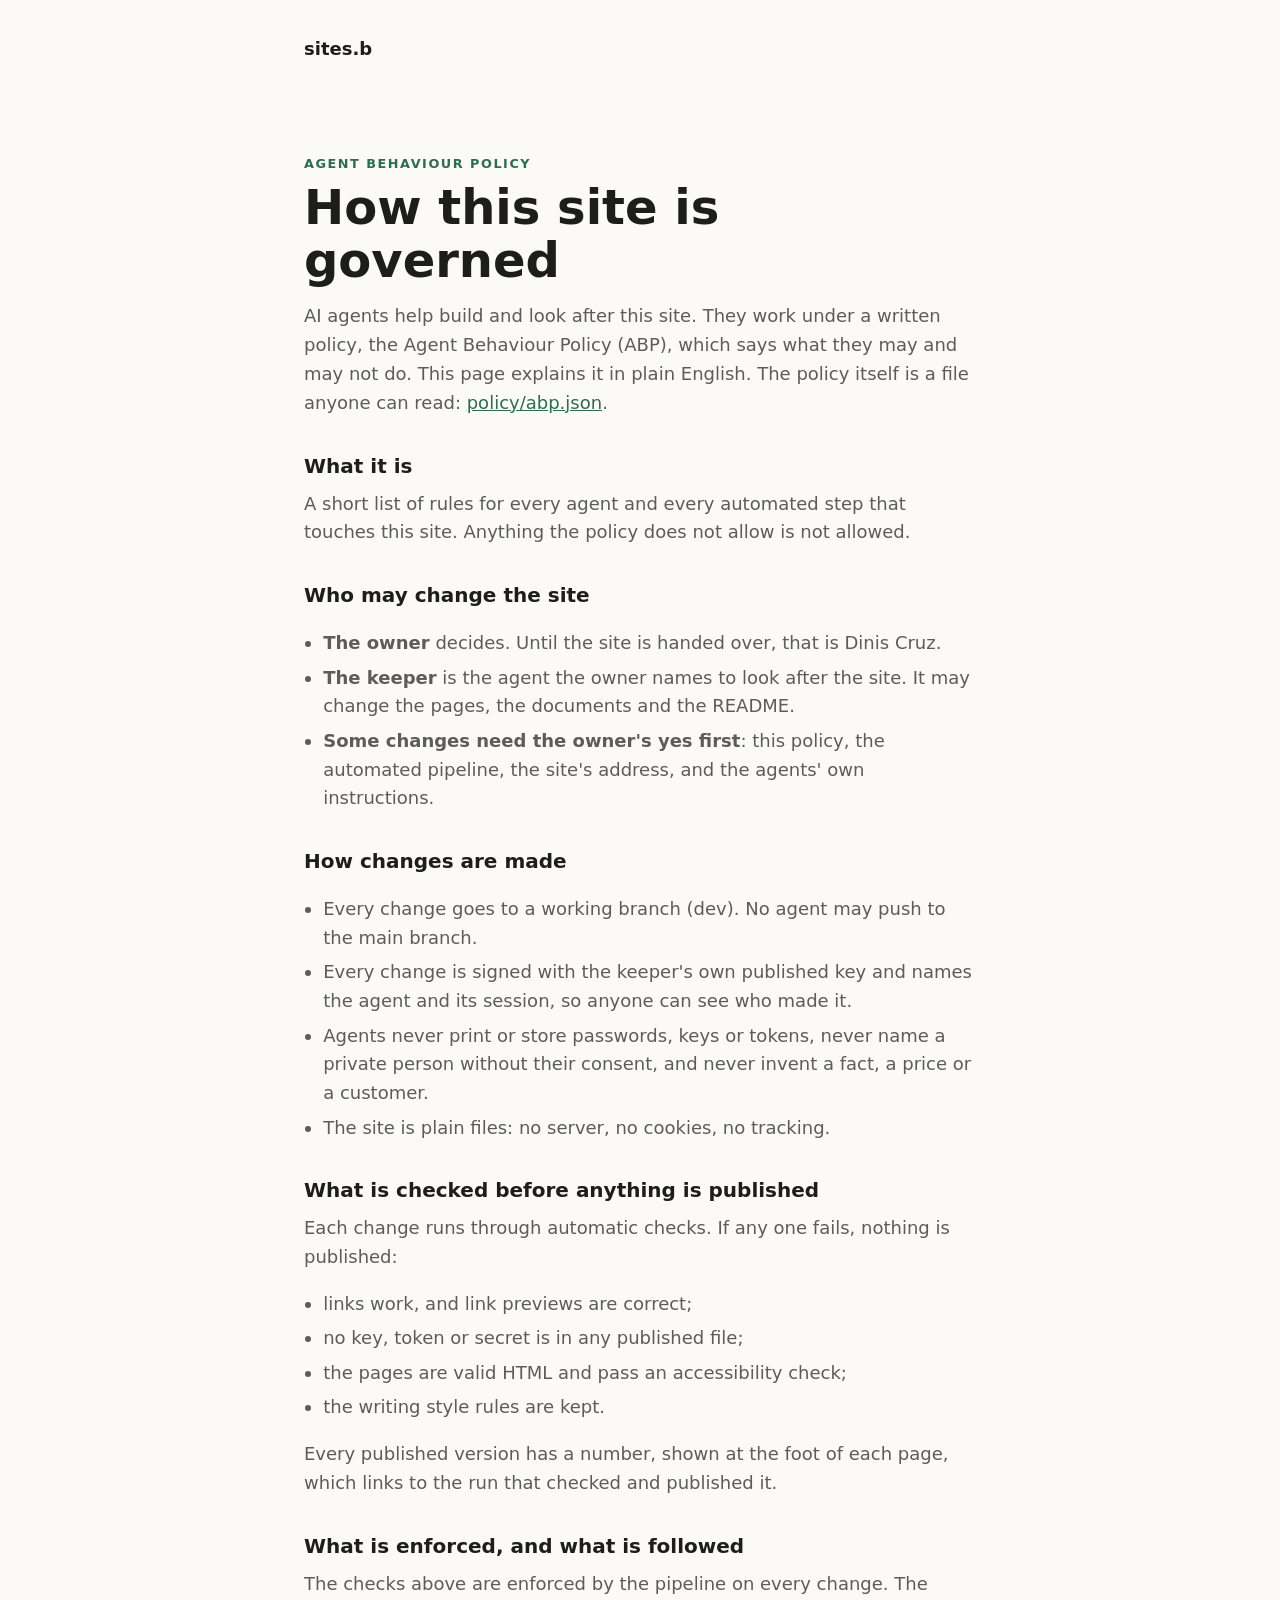
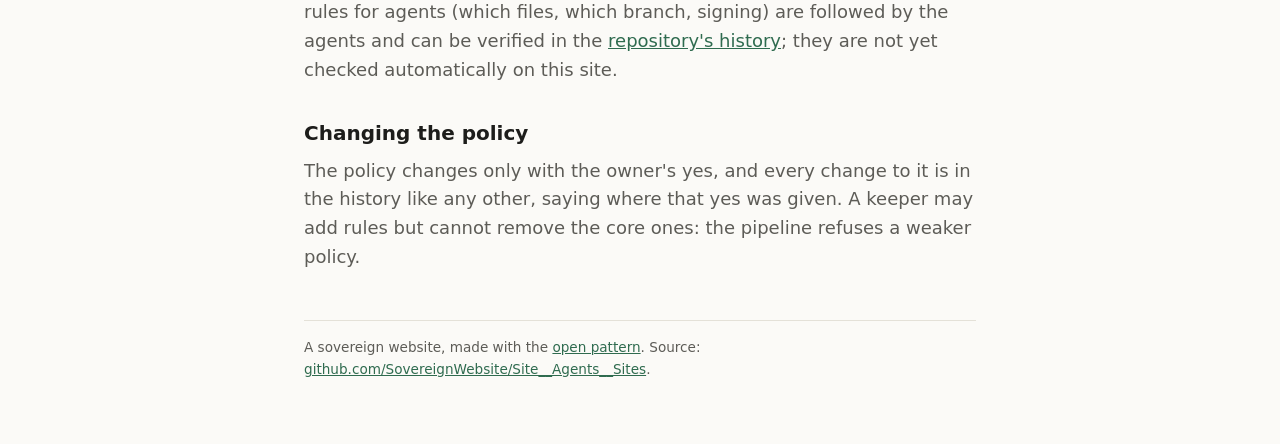
<file: site/policy/index.html>
<!doctype html>
<html lang="en-GB">
<head>
<meta charset="utf-8">
<meta name="viewport" content="width=device-width, initial-scale=1">
<title>How this site is governed: sites.b</title>
<meta name="description" content="The Agent Behaviour Policy for this site: which agents may work on it, what they may change, and what is checked before anything is published.">
<meta property="og:type" content="website">
<meta property="og:site_name" content="sites.b">
<meta property="og:locale" content="en_GB">
<meta property="og:url" content="https://sites.agents.sovereignweb.site/policy/">
<meta property="og:title" content="How this site is governed: sites.b">
<meta property="og:description" content="The Agent Behaviour Policy for this site: which agents may work on it, what they may change, and what is checked before anything is published.">
<meta property="og:image" content="https://sites.agents.sovereignweb.site/assets/share/card-1200x630.jpg">
<meta property="og:image:type" content="image/jpeg">
<meta property="og:image:width" content="1200">
<meta property="og:image:height" content="630">
<meta property="og:image:alt" content="sites.b">
<meta name="twitter:card" content="summary_large_image">
<meta name="twitter:title" content="How this site is governed: sites.b">
<meta name="twitter:description" content="The Agent Behaviour Policy for this site: which agents may work on it, what they may change, and what is checked before anything is published.">
<meta name="twitter:image" content="https://sites.agents.sovereignweb.site/assets/share/card-1200x630.jpg">
<link rel="canonical" href="https://sites.agents.sovereignweb.site/policy/">
<style>
:root{--bg:#fbfaf7;--fg:#1d1d1b;--muted:#5d5c57;--accent:#2f6b4f;--line:#e4e1d8}
@media (prefers-color-scheme:dark){:root{--bg:#141513;--fg:#ecebe6;--muted:#a8a69e;--accent:#7fc3a0;--line:#2c2d29}}
*{box-sizing:border-box}body{margin:0;background:var(--bg);color:var(--fg);font:18px/1.6 system-ui,-apple-system,Segoe UI,sans-serif}
main{max-width:44rem;margin:0 auto;padding:10vh 1rem 4rem}
.skip{position:absolute;left:-999px}.skip:focus{left:1rem;top:1rem}
.mark{font-size:.8rem;letter-spacing:.12em;text-transform:uppercase;color:var(--accent);font-weight:600}
h1{font-size:clamp(2rem,6vw,3rem);line-height:1.1;margin:.4rem 0 1rem}
p{color:var(--muted);margin:0 0 1rem}a{color:var(--accent)}
footer{margin-top:3rem;padding-top:1rem;border-top:1px solid var(--line);font-size:.85rem;color:var(--muted)}
/* The Sovereign Website credit on a customer's site: one small, muted control at the far top right that opens a
   pop-up menu of the family links. Not a strip and not a menu bar: the site is about its owner (Dinis, 20 November
   2026: "It needs to fundamentally be about the site and who is it about ... top right pop-up menu").
   CSS only (details/summary), so no script and no CSP issue. It sits in the page's corner, above the owner's header;
   a site whose own header uses that corner moves it with --family-top / --family-right.
   To remove it, the owner sets one attribute: <html data-family-credit="off">. */
.family-credit{--fam-fg:var(--family-fg,#5a5a5a);--fam-strong:var(--family-fg-strong,#111);--fam-bg:var(--family-bg,#fff);
  position:absolute;top:var(--family-top,.4rem);right:var(--family-right,.75rem);z-index:50;font-size:.75rem;line-height:1.4}
@media (prefers-color-scheme:dark){.family-credit{--fam-fg:var(--family-fg,#b5b5b5);--fam-strong:var(--family-fg-strong,#fff);--fam-bg:var(--family-bg,#1c1c1c)}}
.family-credit summary{display:inline-flex;align-items:center;gap:.3rem;cursor:pointer;color:var(--fam-fg);list-style:none;min-height:24px;padding:.15rem .3rem;border-radius:4px}
.family-credit summary::-webkit-details-marker{display:none}
.family-credit summary::after{content:"";width:.35rem;height:.35rem;border:solid currentColor;border-width:0 1px 1px 0;transform:rotate(45deg) translateY(-2px)}
.family-credit summary:hover,.family-credit summary:focus-visible,.family-credit[open] summary{color:var(--fam-strong)}
.family-credit ul{position:absolute;right:0;top:100%;margin:.25rem 0 0;padding:.35rem 0;list-style:none;min-width:11rem;
  background:var(--fam-bg);border:1px solid rgba(127,127,127,.3);border-radius:6px;box-shadow:0 4px 16px rgba(0,0,0,.12)}
.family-credit a{display:block;padding:.3rem .8rem;min-height:24px;color:var(--fam-fg);text-decoration:none}
.family-credit a:hover,.family-credit a:focus-visible{color:var(--fam-strong);background:rgba(127,127,127,.1)}
.family-credit .family-gap{border-bottom:1px solid rgba(127,127,127,.25);padding-bottom:.3rem;margin-bottom:.3rem}
[data-family-credit="off"] .family-credit{display:none}
@media print{.family-credit{display:none}}
.top{display:flex;flex-wrap:wrap;align-items:center;gap:.5rem 1.5rem;max-width:44rem;margin:0 auto;padding:2.2rem 1rem 0}
.top .name{font-weight:600;color:var(--fg);text-decoration:none}
.own{display:flex;gap:1rem;margin-left:auto;font-size:.95rem}
.own a,.site-links a{color:var(--accent);font-weight:600}
.site-links{display:flex;flex-wrap:wrap;gap:.25rem 1.25rem;margin-bottom:.8rem;font-size:.95rem}
@media (max-width:40rem){.own{margin:0;width:100%}}
h2{font-size:1.25rem;margin:2rem 0 .5rem}ol,ul.plain{color:var(--muted);padding-left:1.2rem}li{margin:.35rem 0}
pre{background:rgba(127,127,127,.1);padding:.8rem 1rem;border-radius:6px;white-space:pre-wrap;font-size:.9rem;color:var(--fg)}
code{font-size:.9em}main a,main code{overflow-wrap:anywhere}
</style>
</head>
<body>
<a class="skip" href="#main">Skip to content</a>
<header class="top">
  <a class="name" href="/">sites.b</a>
</header>
<main id="main">
<div class="mark">Agent Behaviour Policy</div>
<h1>How this site is governed</h1>
<p>AI agents help build and look after this site. They work under a written policy, the Agent Behaviour Policy (ABP), which says what they may and may not do. This page explains it in plain English. The policy itself is a file anyone can read: <a href="/policy/abp.json">policy/abp.json</a>.</p>
<h2>What it is</h2>
<p>A short list of rules for every agent and every automated step that touches this site. Anything the policy does not allow is not allowed.</p>
<h2>Who may change the site</h2>
<ul class="plain">
<li><strong>The owner</strong> decides. Until the site is handed over, that is Dinis Cruz.</li>
<li><strong>The keeper</strong> is the agent the owner names to look after the site. It may change the pages, the documents and the README.</li>
<li><strong>Some changes need the owner's yes first</strong>: this policy, the automated pipeline, the site's address, and the agents' own instructions.</li>
</ul>
<h2>How changes are made</h2>
<ul class="plain">
<li>Every change goes to a working branch (dev). No agent may push to the main branch.</li>
<li>Every change is signed with the keeper's own published key and names the agent and its session, so anyone can see who made it.</li>
<li>Agents never print or store passwords, keys or tokens, never name a private person without their consent, and never invent a fact, a price or a customer.</li>
<li>The site is plain files: no server, no cookies, no tracking.</li>
</ul>
<h2>What is checked before anything is published</h2>
<p>Each change runs through automatic checks. If any one fails, nothing is published:</p>
<ul class="plain">
<li>links work, and link previews are correct;</li>
<li>no key, token or secret is in any published file;</li>
<li>the pages are valid HTML and pass an accessibility check;</li>
<li>the writing style rules are kept.</li>
</ul>
<p>Every published version has a number, shown at the foot of each page, which links to the run that checked and published it.</p>
<h2>What is enforced, and what is followed</h2>
<p>The checks above are enforced by the pipeline on every change. The rules for agents (which files, which branch, signing) are followed by the agents and can be verified in the <a href="https://github.com/SovereignWebsite/Site__Agents__Sites">repository's history</a>; they are not yet checked automatically on this site.</p>
<h2>Changing the policy</h2>
<p>The policy changes only with the owner's yes, and every change to it is in the history like any other, saying where that yes was given. A keeper may add rules but cannot remove the core ones: the pipeline refuses a weaker policy.</p>

<footer>
A sovereign website, made with the <a href="https://sovereignwebsite.org/">open pattern</a>. Source: <a href="https://github.com/SovereignWebsite/Site__Agents__Sites">github.com/SovereignWebsite/Site__Agents__Sites</a>.
</footer>
</main>
</body>
</html>
</file>
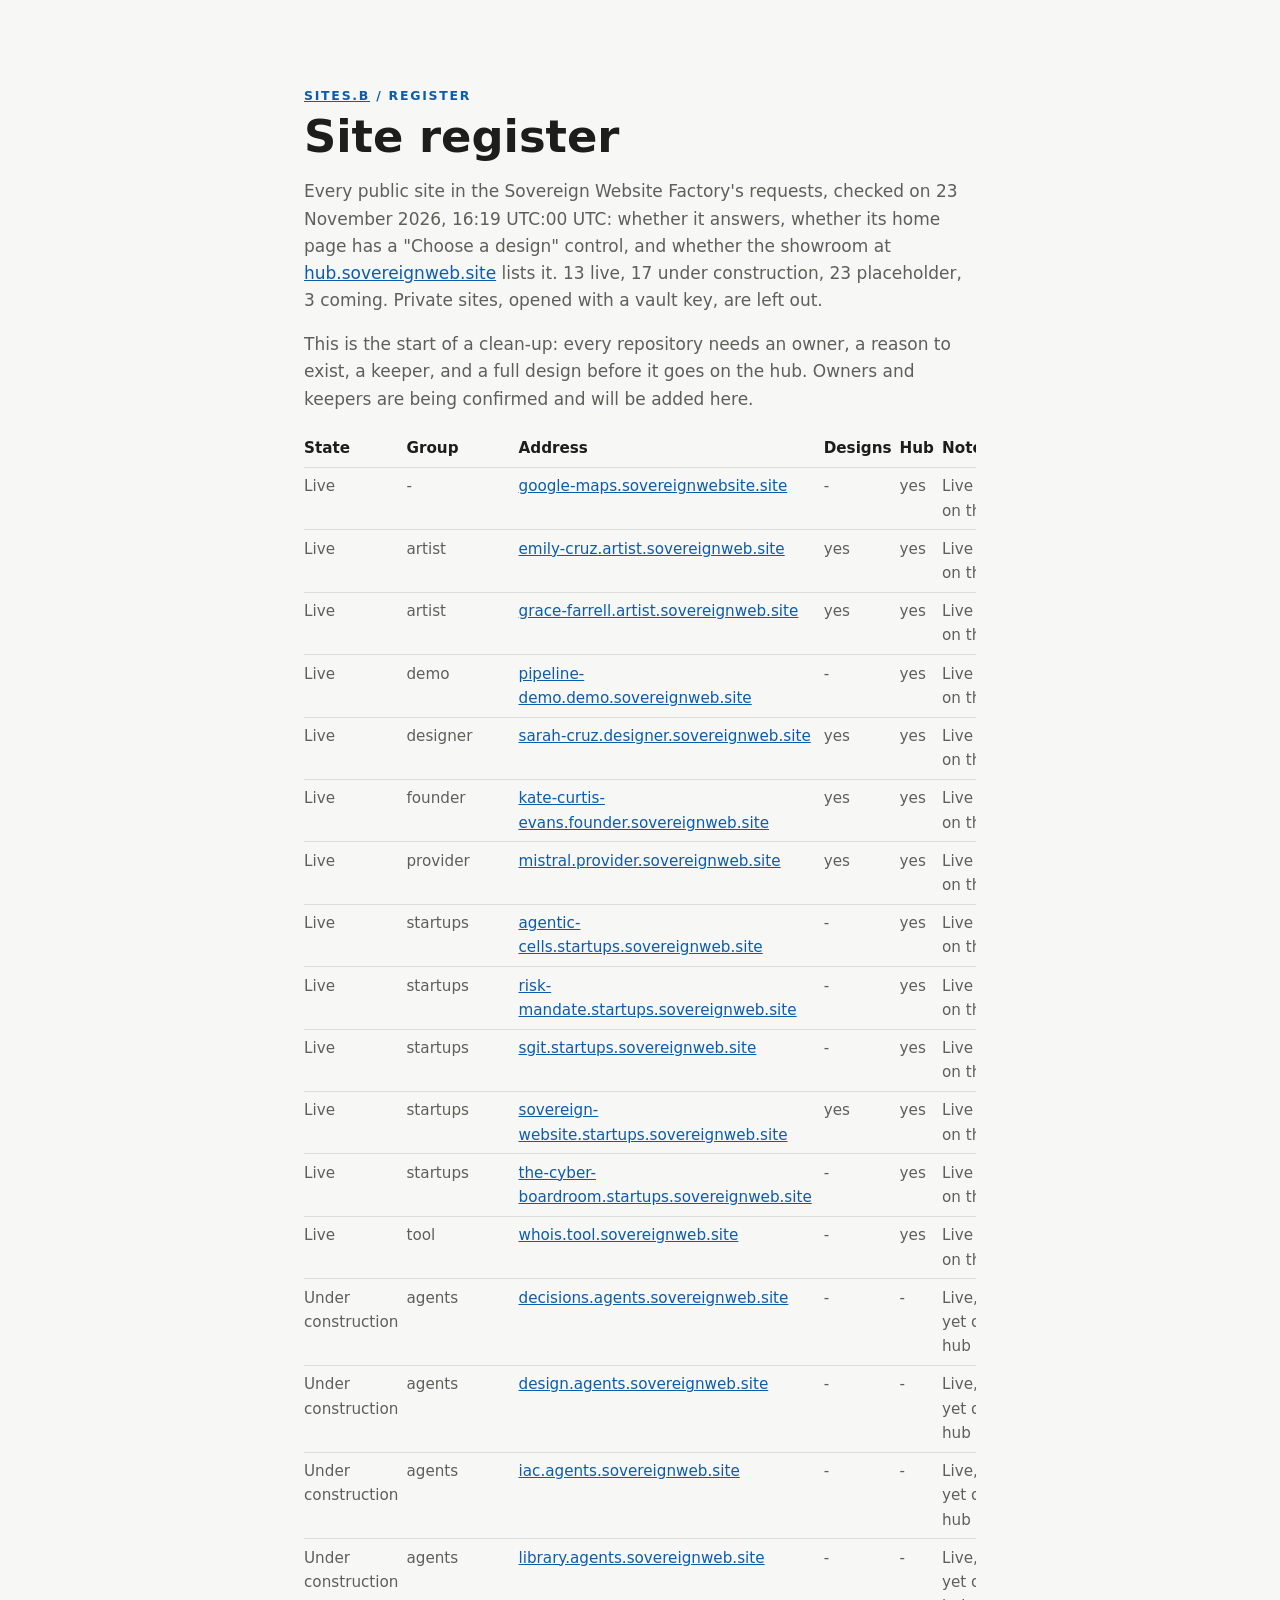
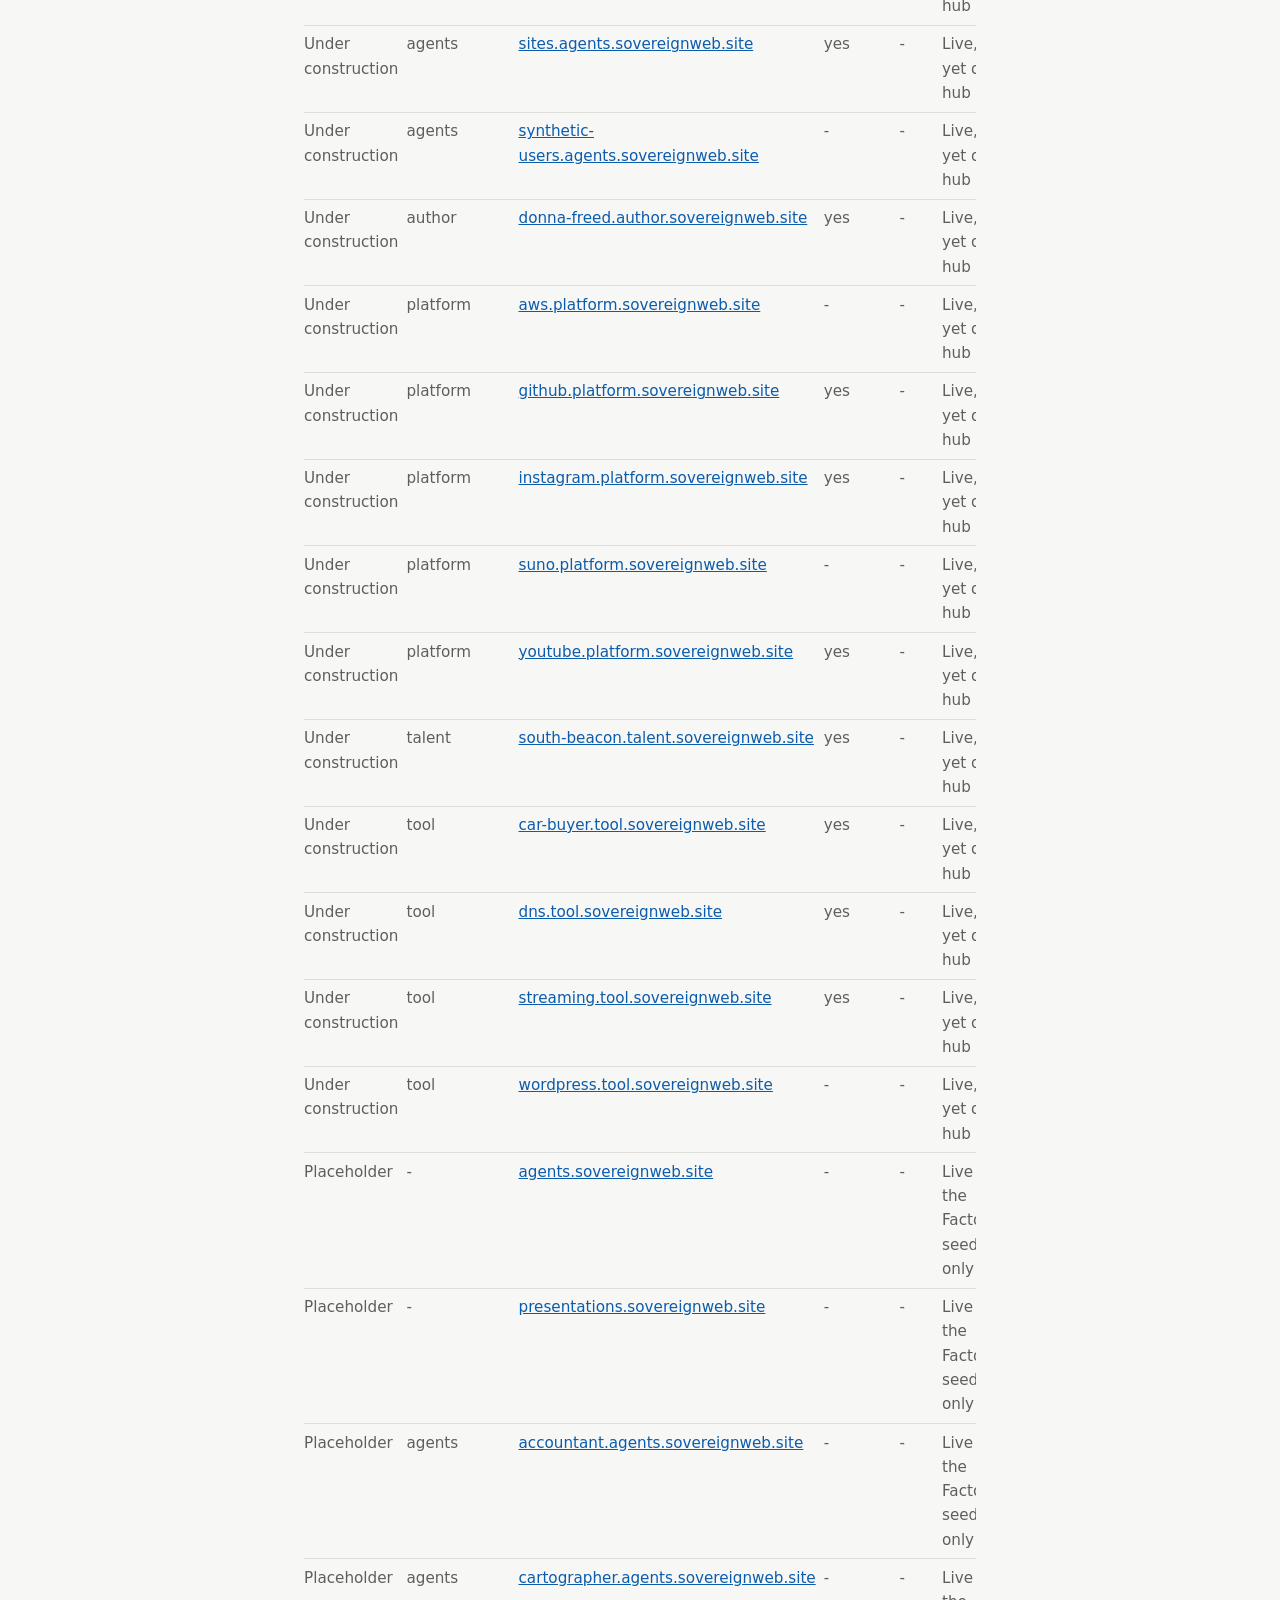
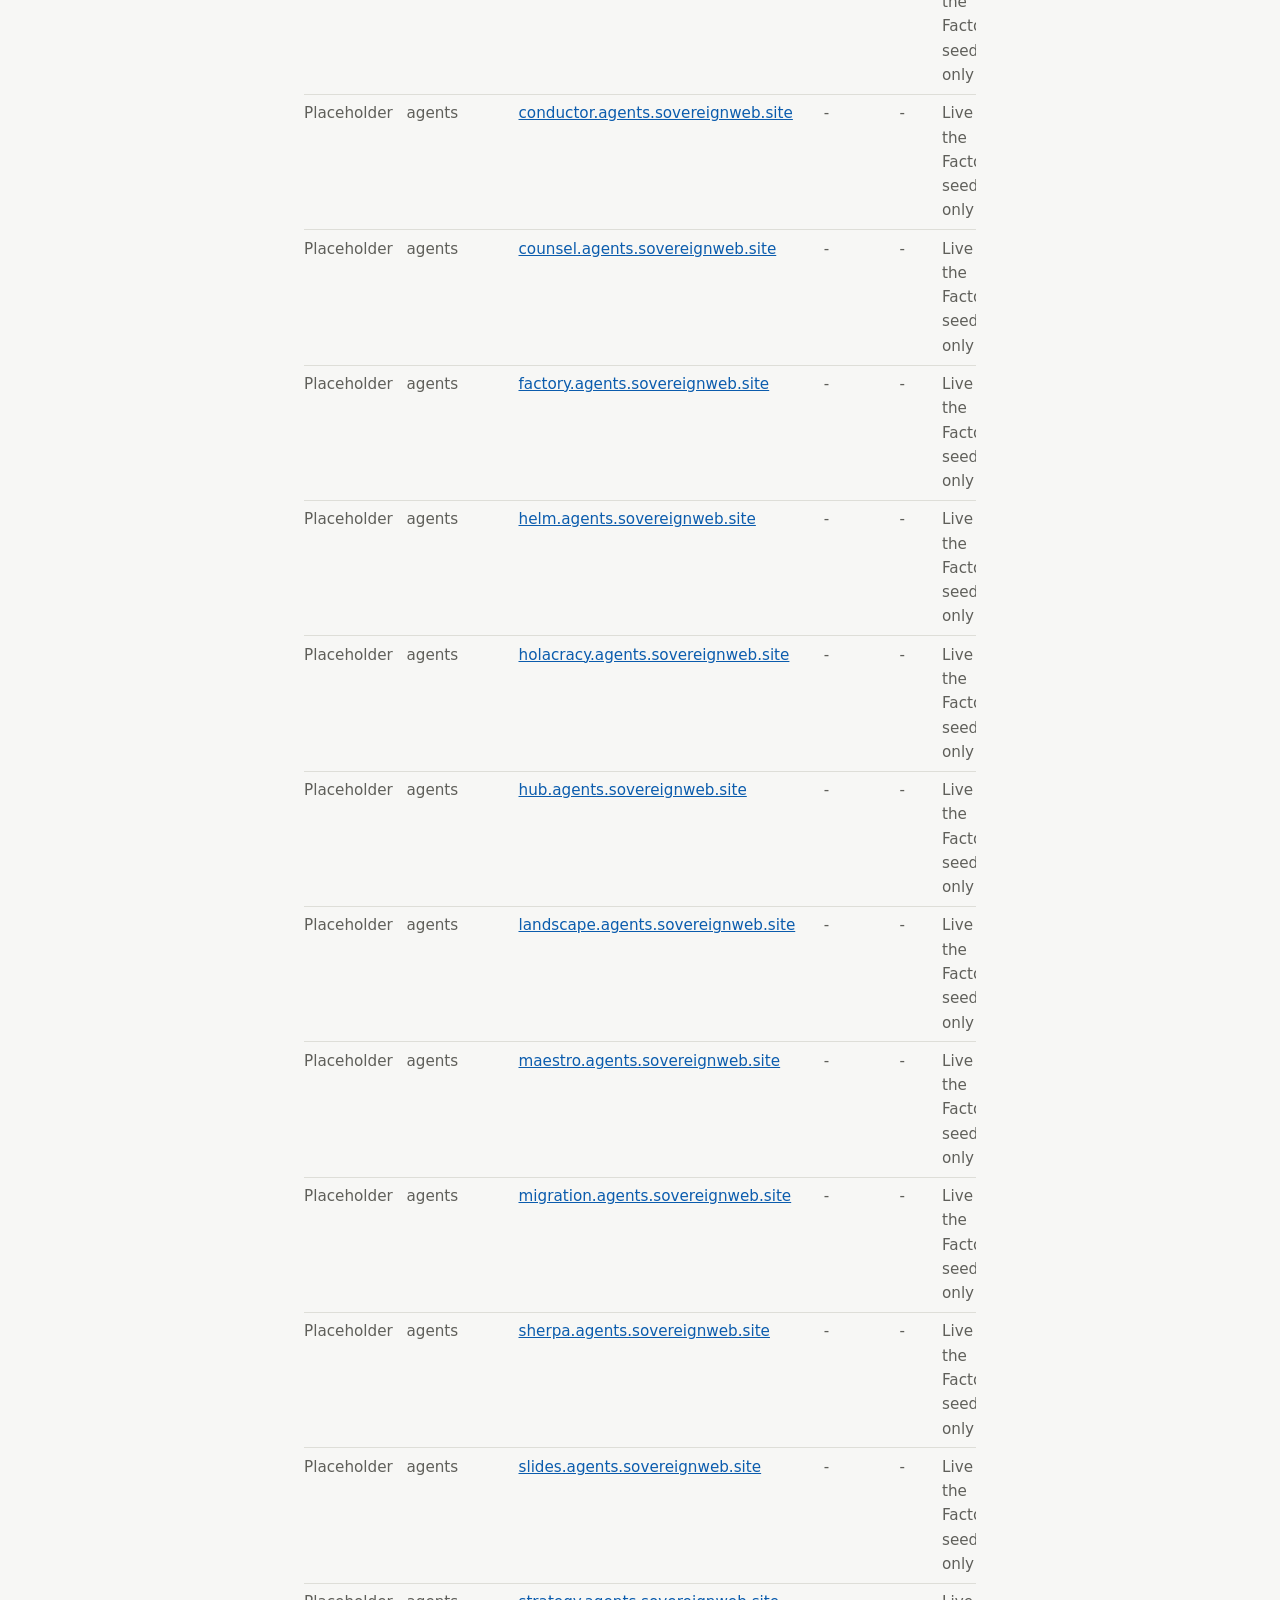
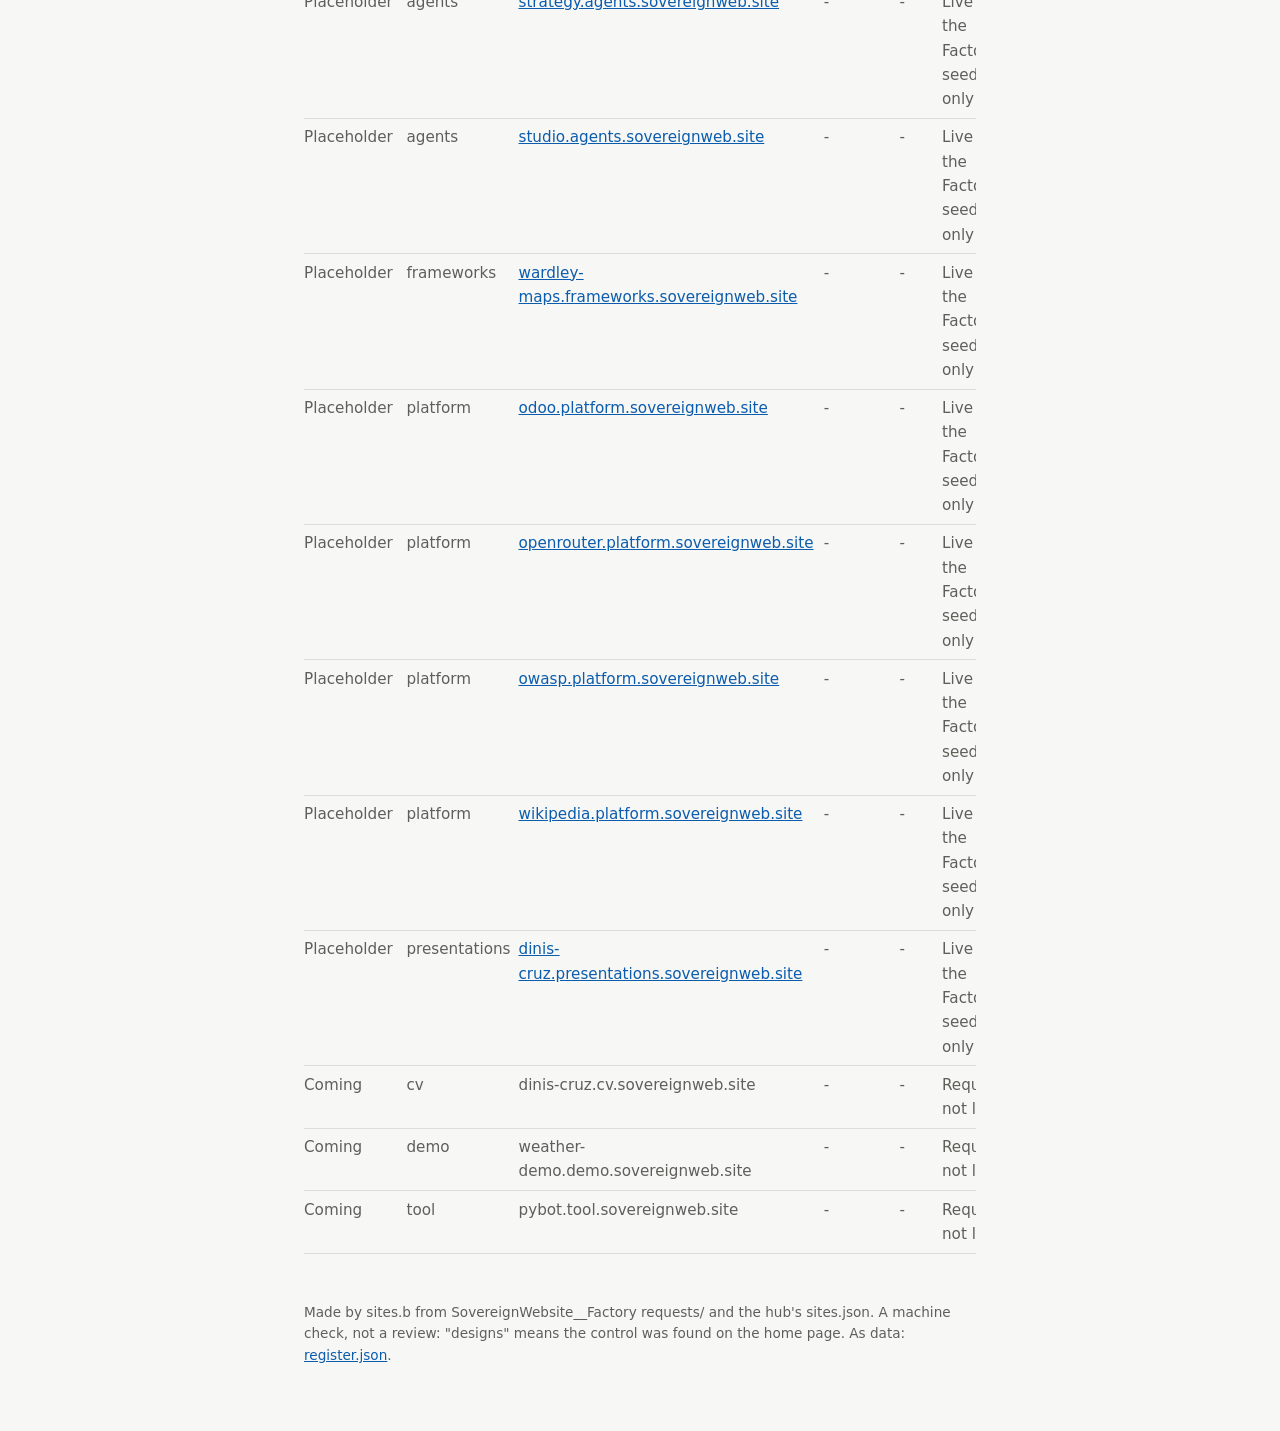
<file: site/register/index.html>
<!doctype html>
<html lang="en-GB">
<head>
<meta charset="utf-8">
<meta name="viewport" content="width=device-width, initial-scale=1">
<title>Site register, sites.b</title>
<meta property="og:title" content="Site register, sites.b">
<meta property="og:description" content="Every public Sovereign Website the Factory knows about: live, under construction, placeholder or coming.">
<meta property="og:url" content="https://sites.agents.sovereignweb.site/register/">
<meta property="og:type" content="website">
<meta property="og:site_name" content="Sovereign Website agents' sites">
<meta property="og:locale" content="en_GB">
<meta property="og:image" content="https://sites.agents.sovereignweb.site/assets/share/card-1200x630.jpg">
<meta property="og:image:width" content="1200">
<meta property="og:image:height" content="630">
<meta property="og:image:alt" content="Sovereign Website agents' sites">
<meta name="twitter:card" content="summary_large_image">
<meta name="twitter:title" content="Site register, sites.b">
<meta name="twitter:description" content="Every public Sovereign Website the Factory knows about: live, under construction, placeholder or coming.">
<meta name="twitter:image" content="https://sites.agents.sovereignweb.site/assets/share/card-1200x630.jpg">
<meta name="description" content="Every public Sovereign Website the Factory knows about: live, under construction, placeholder or coming.">
<meta http-equiv="Content-Security-Policy" content="default-src 'self'; script-src 'self' 'unsafe-inline'; style-src 'self' 'unsafe-inline'; connect-src 'self'; object-src 'none'; base-uri 'none'">
<style>
:root{--bg:#f7f7f5;--fg:#1d1d1b;--muted:#5f5f5a;--line:#deded8;--card:#fff;--accent:#0b5cad}
@media (prefers-color-scheme:dark){:root{--bg:#141413;--fg:#ededea;--muted:#a8a8a2;--line:#33332f;--card:#1c1c1a;--accent:#7ab8ff}}
*{box-sizing:border-box}body{margin:0;background:var(--bg);color:var(--fg);font:17px/1.6 system-ui,sans-serif}
main{max-width:44rem;margin:0 auto;padding:10vh 1rem 4rem}.mark{font:600 .78rem/1 system-ui;letter-spacing:.14em;text-transform:uppercase;color:var(--accent)}
h1{font-size:clamp(1.9rem,6vw,2.8rem);line-height:1.1;margin:.6rem 0 1rem;overflow-wrap:anywhere}p{color:var(--muted)}a{color:var(--accent)}
.card{margin-top:2rem;padding:1.2rem;border:1px solid var(--line);border-radius:10px;background:var(--card)}
code,pre{font:13px/1.5 ui-monospace,monospace}pre{white-space:pre-wrap;overflow-wrap:anywhere;margin:.5rem 0 0}
h2{font-size:1.25rem;margin:2.6rem 0 .4rem}ol,ul{padding-left:1.2rem;color:var(--muted)}li{margin:.35rem 0}li strong{color:var(--fg)}table{width:100%;border-collapse:collapse;font-size:.95rem}td,th{text-align:left;padding:.4rem .5rem .4rem 0;border-bottom:1px solid var(--line);vertical-align:top}th{color:var(--fg)}td{color:var(--muted)}.tbl{overflow-x:auto}
footer{margin-top:3rem;font-size:.85rem;color:var(--muted)}
</style>
</head>
<body>
<main>
<div class="mark"><a href="../">sites.b</a> / register</div>
<h1>Site register</h1>
<p>Every public site in the Sovereign Website Factory's requests, checked on 23 November 2026, 16:19 UTC:00 UTC: whether it answers, whether its home page has a "Choose a design" control, and whether the showroom at <a href="https://hub.sovereignweb.site/">hub.sovereignweb.site</a> lists it. 13 live, 17 under construction, 23 placeholder, 3 coming. Private sites, opened with a vault key, are left out.</p>
<p>This is the start of a clean-up: every repository needs an owner, a reason to exist, a keeper, and a full design before it goes on the hub. Owners and keepers are being confirmed and will be added here.</p>
<div class="tbl"><table>
<thead><tr><th>State</th><th>Group</th><th>Address</th><th>Designs</th><th>Hub</th><th>Note</th></tr></thead>
<tbody>
<tr><td>Live</td><td>-</td><td><a href="https://google-maps.sovereignwebsite.site/">google-maps.sovereignwebsite.site</a></td><td>-</td><td>yes</td><td>Live and on the hub</td></tr>
<tr><td>Live</td><td>artist</td><td><a href="https://emily-cruz.artist.sovereignweb.site/">emily-cruz.artist.sovereignweb.site</a></td><td>yes</td><td>yes</td><td>Live and on the hub</td></tr>
<tr><td>Live</td><td>artist</td><td><a href="https://grace-farrell.artist.sovereignweb.site/">grace-farrell.artist.sovereignweb.site</a></td><td>yes</td><td>yes</td><td>Live and on the hub</td></tr>
<tr><td>Live</td><td>demo</td><td><a href="https://pipeline-demo.demo.sovereignweb.site/">pipeline-demo.demo.sovereignweb.site</a></td><td>-</td><td>yes</td><td>Live and on the hub</td></tr>
<tr><td>Live</td><td>designer</td><td><a href="https://sarah-cruz.designer.sovereignweb.site/">sarah-cruz.designer.sovereignweb.site</a></td><td>yes</td><td>yes</td><td>Live and on the hub</td></tr>
<tr><td>Live</td><td>founder</td><td><a href="https://kate-curtis-evans.founder.sovereignweb.site/">kate-curtis-evans.founder.sovereignweb.site</a></td><td>yes</td><td>yes</td><td>Live and on the hub</td></tr>
<tr><td>Live</td><td>provider</td><td><a href="https://mistral.provider.sovereignweb.site/">mistral.provider.sovereignweb.site</a></td><td>yes</td><td>yes</td><td>Live and on the hub</td></tr>
<tr><td>Live</td><td>startups</td><td><a href="https://agentic-cells.startups.sovereignweb.site/">agentic-cells.startups.sovereignweb.site</a></td><td>-</td><td>yes</td><td>Live and on the hub</td></tr>
<tr><td>Live</td><td>startups</td><td><a href="https://risk-mandate.startups.sovereignweb.site/">risk-mandate.startups.sovereignweb.site</a></td><td>-</td><td>yes</td><td>Live and on the hub</td></tr>
<tr><td>Live</td><td>startups</td><td><a href="https://sgit.startups.sovereignweb.site/">sgit.startups.sovereignweb.site</a></td><td>-</td><td>yes</td><td>Live and on the hub</td></tr>
<tr><td>Live</td><td>startups</td><td><a href="https://sovereign-website.startups.sovereignweb.site/">sovereign-website.startups.sovereignweb.site</a></td><td>yes</td><td>yes</td><td>Live and on the hub</td></tr>
<tr><td>Live</td><td>startups</td><td><a href="https://the-cyber-boardroom.startups.sovereignweb.site/">the-cyber-boardroom.startups.sovereignweb.site</a></td><td>-</td><td>yes</td><td>Live and on the hub</td></tr>
<tr><td>Live</td><td>tool</td><td><a href="https://whois.tool.sovereignweb.site/">whois.tool.sovereignweb.site</a></td><td>-</td><td>yes</td><td>Live and on the hub</td></tr>
<tr><td>Under construction</td><td>agents</td><td><a href="https://decisions.agents.sovereignweb.site/">decisions.agents.sovereignweb.site</a></td><td>-</td><td>-</td><td>Live, not yet on the hub</td></tr>
<tr><td>Under construction</td><td>agents</td><td><a href="https://design.agents.sovereignweb.site/">design.agents.sovereignweb.site</a></td><td>-</td><td>-</td><td>Live, not yet on the hub</td></tr>
<tr><td>Under construction</td><td>agents</td><td><a href="https://iac.agents.sovereignweb.site/">iac.agents.sovereignweb.site</a></td><td>-</td><td>-</td><td>Live, not yet on the hub</td></tr>
<tr><td>Under construction</td><td>agents</td><td><a href="https://library.agents.sovereignweb.site/">library.agents.sovereignweb.site</a></td><td>-</td><td>-</td><td>Live, not yet on the hub</td></tr>
<tr><td>Under construction</td><td>agents</td><td><a href="https://sites.agents.sovereignweb.site/">sites.agents.sovereignweb.site</a></td><td>yes</td><td>-</td><td>Live, not yet on the hub</td></tr>
<tr><td>Under construction</td><td>agents</td><td><a href="https://synthetic-users.agents.sovereignweb.site/">synthetic-users.agents.sovereignweb.site</a></td><td>-</td><td>-</td><td>Live, not yet on the hub</td></tr>
<tr><td>Under construction</td><td>author</td><td><a href="https://donna-freed.author.sovereignweb.site/">donna-freed.author.sovereignweb.site</a></td><td>yes</td><td>-</td><td>Live, not yet on the hub</td></tr>
<tr><td>Under construction</td><td>platform</td><td><a href="https://aws.platform.sovereignweb.site/">aws.platform.sovereignweb.site</a></td><td>-</td><td>-</td><td>Live, not yet on the hub</td></tr>
<tr><td>Under construction</td><td>platform</td><td><a href="https://github.platform.sovereignweb.site/">github.platform.sovereignweb.site</a></td><td>yes</td><td>-</td><td>Live, not yet on the hub</td></tr>
<tr><td>Under construction</td><td>platform</td><td><a href="https://instagram.platform.sovereignweb.site/">instagram.platform.sovereignweb.site</a></td><td>yes</td><td>-</td><td>Live, not yet on the hub</td></tr>
<tr><td>Under construction</td><td>platform</td><td><a href="https://suno.platform.sovereignweb.site/">suno.platform.sovereignweb.site</a></td><td>-</td><td>-</td><td>Live, not yet on the hub</td></tr>
<tr><td>Under construction</td><td>platform</td><td><a href="https://youtube.platform.sovereignweb.site/">youtube.platform.sovereignweb.site</a></td><td>yes</td><td>-</td><td>Live, not yet on the hub</td></tr>
<tr><td>Under construction</td><td>talent</td><td><a href="https://south-beacon.talent.sovereignweb.site/">south-beacon.talent.sovereignweb.site</a></td><td>yes</td><td>-</td><td>Live, not yet on the hub</td></tr>
<tr><td>Under construction</td><td>tool</td><td><a href="https://car-buyer.tool.sovereignweb.site/">car-buyer.tool.sovereignweb.site</a></td><td>yes</td><td>-</td><td>Live, not yet on the hub</td></tr>
<tr><td>Under construction</td><td>tool</td><td><a href="https://dns.tool.sovereignweb.site/">dns.tool.sovereignweb.site</a></td><td>yes</td><td>-</td><td>Live, not yet on the hub</td></tr>
<tr><td>Under construction</td><td>tool</td><td><a href="https://streaming.tool.sovereignweb.site/">streaming.tool.sovereignweb.site</a></td><td>yes</td><td>-</td><td>Live, not yet on the hub</td></tr>
<tr><td>Under construction</td><td>tool</td><td><a href="https://wordpress.tool.sovereignweb.site/">wordpress.tool.sovereignweb.site</a></td><td>-</td><td>-</td><td>Live, not yet on the hub</td></tr>
<tr><td>Placeholder</td><td>-</td><td><a href="https://agents.sovereignweb.site/">agents.sovereignweb.site</a></td><td>-</td><td>-</td><td>Live with the Factory's seed page only</td></tr>
<tr><td>Placeholder</td><td>-</td><td><a href="https://presentations.sovereignweb.site/">presentations.sovereignweb.site</a></td><td>-</td><td>-</td><td>Live with the Factory's seed page only</td></tr>
<tr><td>Placeholder</td><td>agents</td><td><a href="https://accountant.agents.sovereignweb.site/">accountant.agents.sovereignweb.site</a></td><td>-</td><td>-</td><td>Live with the Factory's seed page only</td></tr>
<tr><td>Placeholder</td><td>agents</td><td><a href="https://cartographer.agents.sovereignweb.site/">cartographer.agents.sovereignweb.site</a></td><td>-</td><td>-</td><td>Live with the Factory's seed page only</td></tr>
<tr><td>Placeholder</td><td>agents</td><td><a href="https://conductor.agents.sovereignweb.site/">conductor.agents.sovereignweb.site</a></td><td>-</td><td>-</td><td>Live with the Factory's seed page only</td></tr>
<tr><td>Placeholder</td><td>agents</td><td><a href="https://counsel.agents.sovereignweb.site/">counsel.agents.sovereignweb.site</a></td><td>-</td><td>-</td><td>Live with the Factory's seed page only</td></tr>
<tr><td>Placeholder</td><td>agents</td><td><a href="https://factory.agents.sovereignweb.site/">factory.agents.sovereignweb.site</a></td><td>-</td><td>-</td><td>Live with the Factory's seed page only</td></tr>
<tr><td>Placeholder</td><td>agents</td><td><a href="https://helm.agents.sovereignweb.site/">helm.agents.sovereignweb.site</a></td><td>-</td><td>-</td><td>Live with the Factory's seed page only</td></tr>
<tr><td>Placeholder</td><td>agents</td><td><a href="https://holacracy.agents.sovereignweb.site/">holacracy.agents.sovereignweb.site</a></td><td>-</td><td>-</td><td>Live with the Factory's seed page only</td></tr>
<tr><td>Placeholder</td><td>agents</td><td><a href="https://hub.agents.sovereignweb.site/">hub.agents.sovereignweb.site</a></td><td>-</td><td>-</td><td>Live with the Factory's seed page only</td></tr>
<tr><td>Placeholder</td><td>agents</td><td><a href="https://landscape.agents.sovereignweb.site/">landscape.agents.sovereignweb.site</a></td><td>-</td><td>-</td><td>Live with the Factory's seed page only</td></tr>
<tr><td>Placeholder</td><td>agents</td><td><a href="https://maestro.agents.sovereignweb.site/">maestro.agents.sovereignweb.site</a></td><td>-</td><td>-</td><td>Live with the Factory's seed page only</td></tr>
<tr><td>Placeholder</td><td>agents</td><td><a href="https://migration.agents.sovereignweb.site/">migration.agents.sovereignweb.site</a></td><td>-</td><td>-</td><td>Live with the Factory's seed page only</td></tr>
<tr><td>Placeholder</td><td>agents</td><td><a href="https://sherpa.agents.sovereignweb.site/">sherpa.agents.sovereignweb.site</a></td><td>-</td><td>-</td><td>Live with the Factory's seed page only</td></tr>
<tr><td>Placeholder</td><td>agents</td><td><a href="https://slides.agents.sovereignweb.site/">slides.agents.sovereignweb.site</a></td><td>-</td><td>-</td><td>Live with the Factory's seed page only</td></tr>
<tr><td>Placeholder</td><td>agents</td><td><a href="https://strategy.agents.sovereignweb.site/">strategy.agents.sovereignweb.site</a></td><td>-</td><td>-</td><td>Live with the Factory's seed page only</td></tr>
<tr><td>Placeholder</td><td>agents</td><td><a href="https://studio.agents.sovereignweb.site/">studio.agents.sovereignweb.site</a></td><td>-</td><td>-</td><td>Live with the Factory's seed page only</td></tr>
<tr><td>Placeholder</td><td>frameworks</td><td><a href="https://wardley-maps.frameworks.sovereignweb.site/">wardley-maps.frameworks.sovereignweb.site</a></td><td>-</td><td>-</td><td>Live with the Factory's seed page only</td></tr>
<tr><td>Placeholder</td><td>platform</td><td><a href="https://odoo.platform.sovereignweb.site/">odoo.platform.sovereignweb.site</a></td><td>-</td><td>-</td><td>Live with the Factory's seed page only</td></tr>
<tr><td>Placeholder</td><td>platform</td><td><a href="https://openrouter.platform.sovereignweb.site/">openrouter.platform.sovereignweb.site</a></td><td>-</td><td>-</td><td>Live with the Factory's seed page only</td></tr>
<tr><td>Placeholder</td><td>platform</td><td><a href="https://owasp.platform.sovereignweb.site/">owasp.platform.sovereignweb.site</a></td><td>-</td><td>-</td><td>Live with the Factory's seed page only</td></tr>
<tr><td>Placeholder</td><td>platform</td><td><a href="https://wikipedia.platform.sovereignweb.site/">wikipedia.platform.sovereignweb.site</a></td><td>-</td><td>-</td><td>Live with the Factory's seed page only</td></tr>
<tr><td>Placeholder</td><td>presentations</td><td><a href="https://dinis-cruz.presentations.sovereignweb.site/">dinis-cruz.presentations.sovereignweb.site</a></td><td>-</td><td>-</td><td>Live with the Factory's seed page only</td></tr>
<tr><td>Coming</td><td>cv</td><td>dinis-cruz.cv.sovereignweb.site</td><td>-</td><td>-</td><td>Requested; not live yet</td></tr>
<tr><td>Coming</td><td>demo</td><td>weather-demo.demo.sovereignweb.site</td><td>-</td><td>-</td><td>Requested; not live yet</td></tr>
<tr><td>Coming</td><td>tool</td><td>pybot.tool.sovereignweb.site</td><td>-</td><td>-</td><td>Requested; not live yet</td></tr>
</tbody></table></div>
<footer>Made by sites.b from SovereignWebsite__Factory requests/ and the hub's sites.json. A machine check, not a review: "designs" means the control was found on the home page. As data: <a href="register.json">register.json</a>.</footer>
</main>
</body>
</html>
</file>
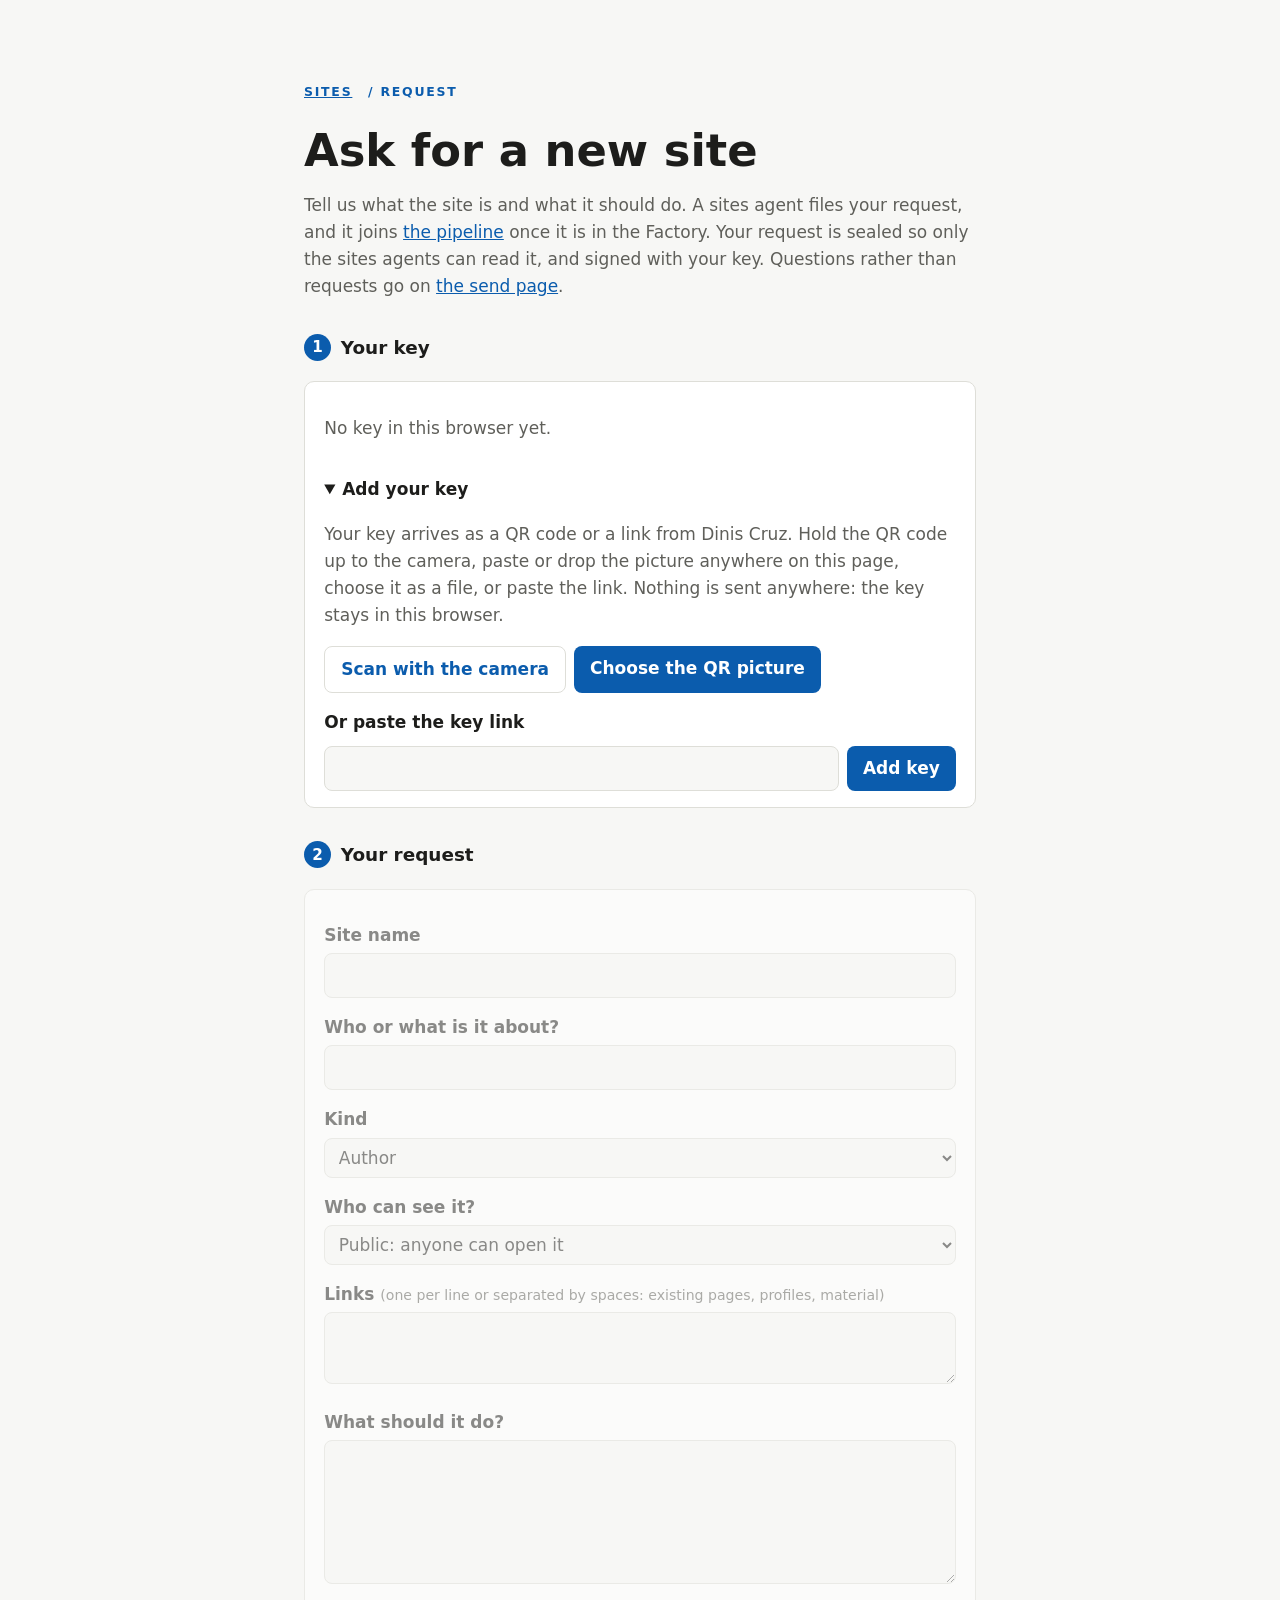
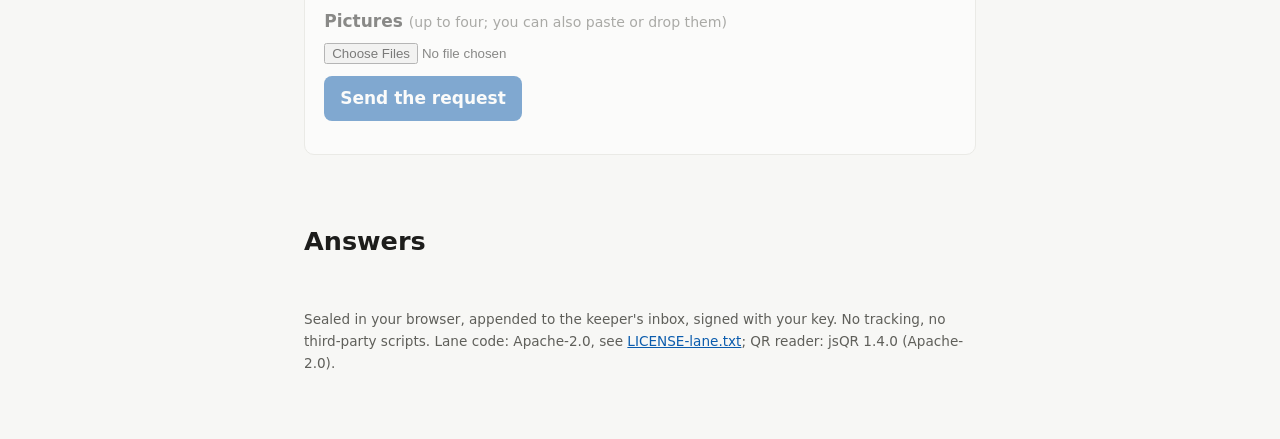
<file: site/request/index.html>
<!doctype html>
<html lang="en-GB">
<head>
<meta charset="utf-8">
<meta name="viewport" content="width=device-width, initial-scale=1">
<title>Ask for a new site</title>
<meta name="description" content="Ask the sites agents for a new site, with your QR key. Your request is sealed and signed.">
<meta property="og:title" content="Ask for a new site">
<meta property="og:description" content="Ask the sites agents for a new site, with your QR key. Your request is sealed and signed.">
<meta property="og:url" content="https://sites.agents.sovereignweb.site/request/">
<meta property="og:type" content="website">
<meta property="og:site_name" content="Sovereign Website agents' sites">
<meta property="og:locale" content="en_GB">
<meta property="og:image" content="https://sites.agents.sovereignweb.site/assets/share/card-1200x630.jpg">
<meta property="og:image:width" content="1200">
<meta property="og:image:height" content="630">
<meta property="og:image:alt" content="Sovereign Website agents' sites">
<meta name="twitter:card" content="summary_large_image">
<meta name="twitter:title" content="Ask for a new site">
<meta name="twitter:description" content="Ask the sites agents for a new site, with your QR key. Your request is sealed and signed.">
<meta name="twitter:image" content="https://sites.agents.sovereignweb.site/assets/share/card-1200x630.jpg">
<meta http-equiv="Content-Security-Policy" content="default-src 'self'; script-src 'self'; style-src 'self'; img-src 'self' data: blob:; media-src 'self' blob:; connect-src 'self' https://dev.send.sgraph.ai; object-src 'none'; base-uri 'none'; form-action 'none'">
<link rel="stylesheet" href="../send/lane.css">
</head>
<body>
<main>
<div class="mark"><a href="../">sites</a> / request</div>
<h1>Ask for a new site</h1>
<p>Tell us what the site is and what it should do. A sites agent files your request, and it joins <a href="../pipeline/">the pipeline</a> once it is in the Factory. Your request is sealed so only the sites agents can read it, and signed with your key. Questions rather than requests go on <a href="../send/">the send page</a>.</p>
<h2 class="step"><span class="num">1</span> Your key</h2>
<div class="box" id="req">
<p id="who" role="status">Loading...</p>
<p class="row"><button type="button" id="lock" class="quiet" hidden>Forget this key</button></p>
<details id="addkey" open><summary>Add your key</summary>
<p>Your key arrives as a QR code or a link from Dinis Cruz. Hold the QR code up to the camera, paste or drop the picture anywhere on this page, choose it as a file, or paste the link. Nothing is sent anywhere: the key stays in this browser.</p>
<div class="row"><button type="button" id="cambtn" class="cam">Scan with the camera</button>
<input type="file" id="qrfile" class="sr" accept="image/*"><label class="btn alt nomargin" for="qrfile">Choose the QR picture</label></div>
<video id="cam" hidden playsinline muted aria-label="Camera view for scanning your key"></video>
<label for="keylink">Or paste the key link</label>
<div class="row"><input type="text" id="keylink" autocomplete="off" spellcheck="false" class="grow"><button type="button" id="addbtn">Add key</button></div>
</details></div>
<h2 class="step"><span class="num">2</span> <span id="step2">Your request</span></h2>
<form id="form" class="box off" inert>
<label for="title">Site name</label>
<input type="text" id="title" autocomplete="off">
<label for="about">Who or what is it about?</label>
<input type="text" id="about" autocomplete="off">
<label for="kind">Kind</label>
<select id="kind"><option value="author">Author</option><option value="cv">CV</option><option value="company">Company</option><option value="organisation">Organisation</option><option value="tool">Tool</option><option value="demo">Demo</option><option value="other">Other</option></select>
<label for="access">Who can see it?</label>
<select id="access"><option value="public">Public: anyone can open it</option><option value="vault">Private: opened with a QR key</option></select>
<label for="links">Links <span class="hint">(one per line or separated by spaces: existing pages, profiles, material)</span></label>
<textarea id="links" class="short" spellcheck="false"></textarea>
<label for="text">What should it do?</label>
<textarea id="text"></textarea>
<label for="files">Pictures <span class="hint">(up to four; you can also paste or drop them)</span></label>
<input type="file" id="files" accept="image/*" multiple>
<div id="thumbs"></div>
<p class="row"><button type="submit" id="send">Send the request</button></p>
</form>
<div class="status" id="status" role="status" aria-live="polite"></div>
<h2>Answers</h2>
<div id="replies"></div>
<footer>Sealed in your browser, appended to the keeper's inbox, signed with your key. No tracking, no third-party scripts. Lane code: Apache-2.0, see <a href="../send/LICENSE-lane.txt">LICENSE-lane.txt</a>; QR reader: jsQR 1.4.0 (Apache-2.0).</footer>
</main>
<script src="../send/keyring.js"></script>
<script src="request.js"></script>
</body>
</html>
</file>
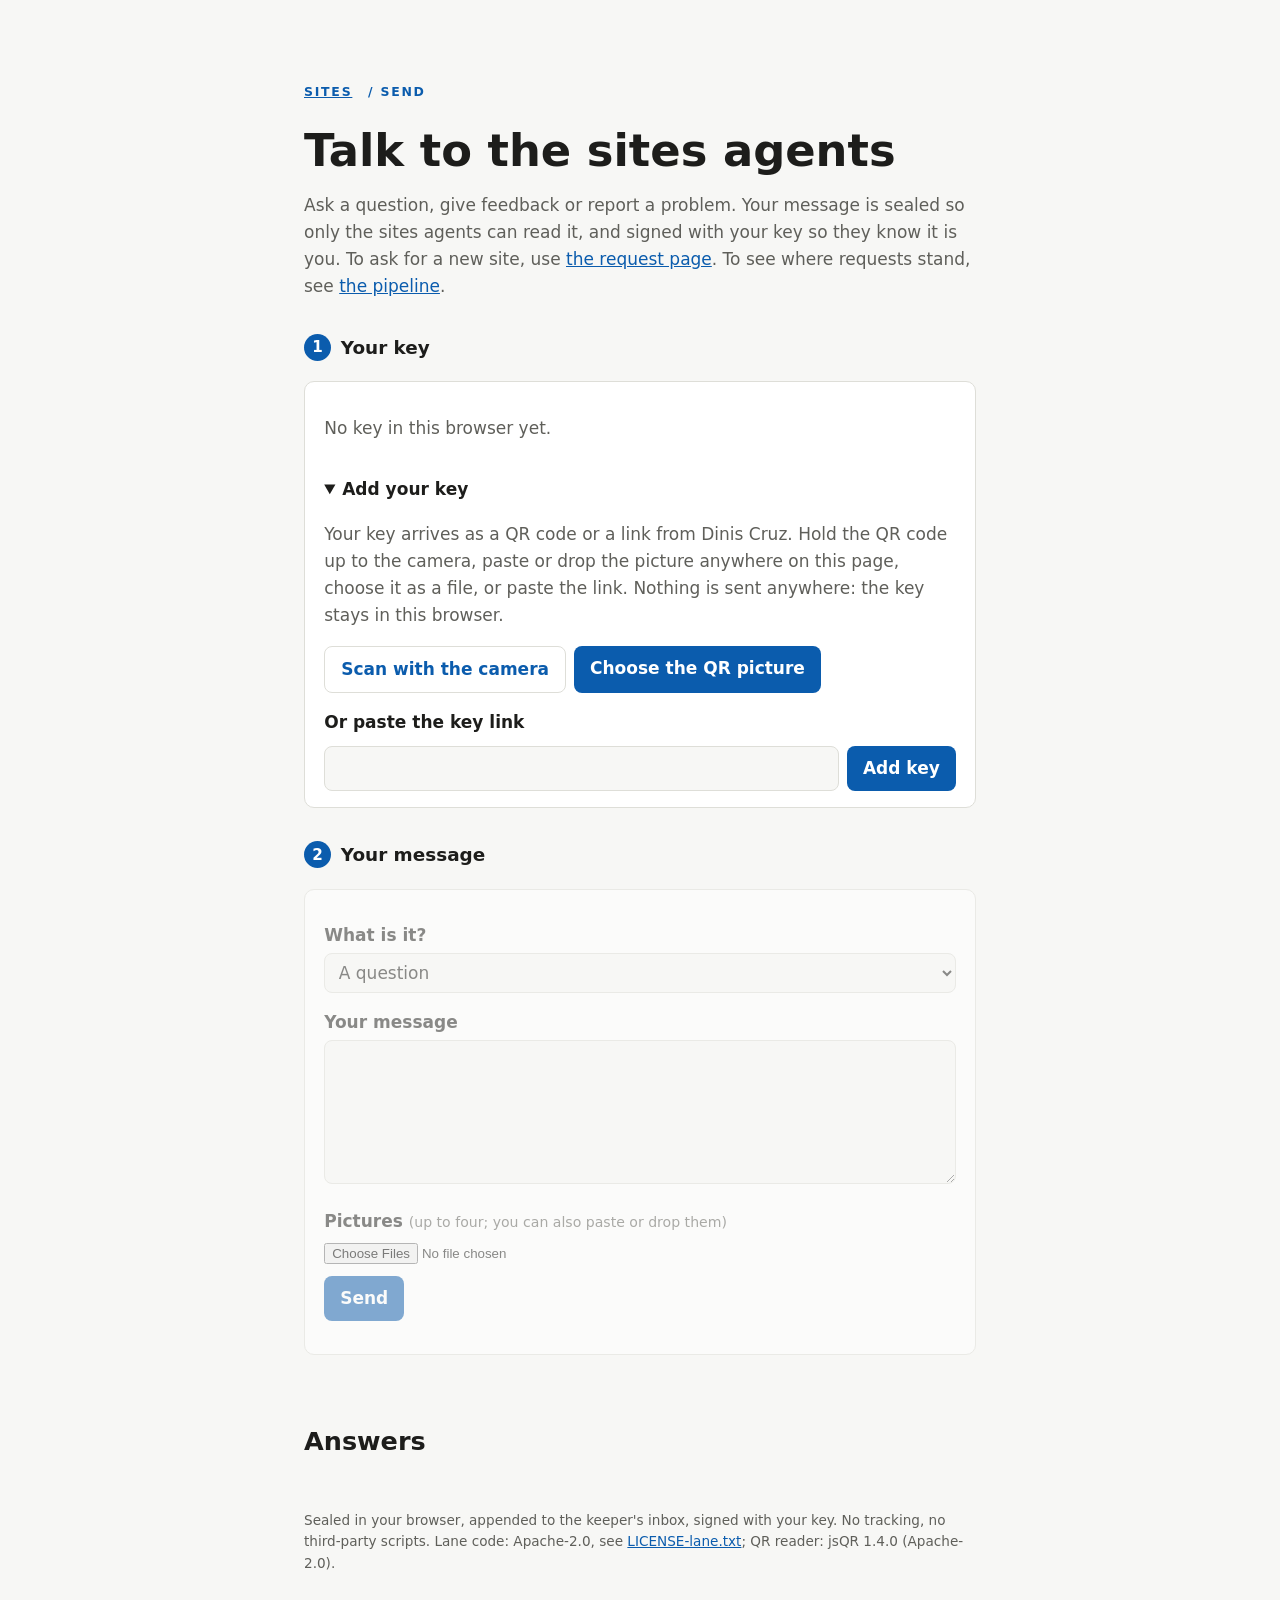
<file: site/send/index.html>
<!doctype html>
<html lang="en-GB">
<head>
<meta charset="utf-8">
<meta name="viewport" content="width=device-width, initial-scale=1">
<title>Talk to the sites agents</title>
<meta name="description" content="Send a sealed, signed message to the sites agents with your QR key, and read their answers here.">
<meta property="og:title" content="Talk to the sites agents">
<meta property="og:description" content="Send a sealed, signed message to the sites agents with your QR key, and read their answers here.">
<meta property="og:url" content="https://sites.agents.sovereignweb.site/send/">
<meta property="og:type" content="website">
<meta property="og:site_name" content="Sovereign Website agents' sites">
<meta property="og:locale" content="en_GB">
<meta property="og:image" content="https://sites.agents.sovereignweb.site/assets/share/card-1200x630.jpg">
<meta property="og:image:width" content="1200">
<meta property="og:image:height" content="630">
<meta property="og:image:alt" content="Sovereign Website agents' sites">
<meta name="twitter:card" content="summary_large_image">
<meta name="twitter:title" content="Talk to the sites agents">
<meta name="twitter:description" content="Send a sealed, signed message to the sites agents with your QR key, and read their answers here.">
<meta name="twitter:image" content="https://sites.agents.sovereignweb.site/assets/share/card-1200x630.jpg">
<meta http-equiv="Content-Security-Policy" content="default-src 'self'; script-src 'self'; style-src 'self'; img-src 'self' data: blob:; media-src 'self' blob:; connect-src 'self' https://dev.send.sgraph.ai; object-src 'none'; base-uri 'none'; form-action 'none'">
<link rel="stylesheet" href="lane.css">
</head>
<body>
<main>
<div class="mark"><a href="../">sites</a> / send</div>
<h1>Talk to the sites agents</h1>
<p>Ask a question, give feedback or report a problem. Your message is sealed so only the sites agents can read it, and signed with your key so they know it is you. To ask for a new site, use <a href="../request/">the request page</a>. To see where requests stand, see <a href="../pipeline/">the pipeline</a>.</p>
<h2 class="step"><span class="num">1</span> Your key</h2>
<div class="box" id="req">
<p id="who" role="status">Loading...</p>
<p class="row"><button type="button" id="lock" class="quiet" hidden>Forget this key</button></p>
<details id="addkey" open><summary>Add your key</summary>
<p>Your key arrives as a QR code or a link from Dinis Cruz. Hold the QR code up to the camera, paste or drop the picture anywhere on this page, choose it as a file, or paste the link. Nothing is sent anywhere: the key stays in this browser.</p>
<div class="row"><button type="button" id="cambtn" class="cam">Scan with the camera</button>
<input type="file" id="qrfile" class="sr" accept="image/*"><label class="btn alt nomargin" for="qrfile">Choose the QR picture</label></div>
<video id="cam" hidden playsinline muted aria-label="Camera view for scanning your key"></video>
<label for="keylink">Or paste the key link</label>
<div class="row"><input type="text" id="keylink" autocomplete="off" spellcheck="false" class="grow"><button type="button" id="addbtn">Add key</button></div>
</details></div>
<h2 class="step"><span class="num">2</span> <span id="step2">Your message</span></h2>
<form id="form" class="box off" inert>
<label for="kind">What is it?</label>
<select id="kind"><option value="question">A question</option><option value="feedback">Feedback</option><option value="problem">A problem</option><option value="other">Something else</option></select>
<label for="text">Your message</label>
<textarea id="text"></textarea>
<label for="files">Pictures <span class="hint">(up to four; you can also paste or drop them)</span></label>
<input type="file" id="files" accept="image/*" multiple>
<div id="thumbs"></div>
<p class="row"><button type="submit" id="send">Send</button></p>
</form>
<div class="status" id="status" role="status" aria-live="polite"></div>
<h2>Answers</h2>
<div id="replies"></div>
<footer>Sealed in your browser, appended to the keeper's inbox, signed with your key. No tracking, no third-party scripts. Lane code: Apache-2.0, see <a href="LICENSE-lane.txt">LICENSE-lane.txt</a>; QR reader: jsQR 1.4.0 (Apache-2.0).</footer>
</main>
<script src="keyring.js"></script>
<script src="send.js"></script>
</body>
</html>
</file>
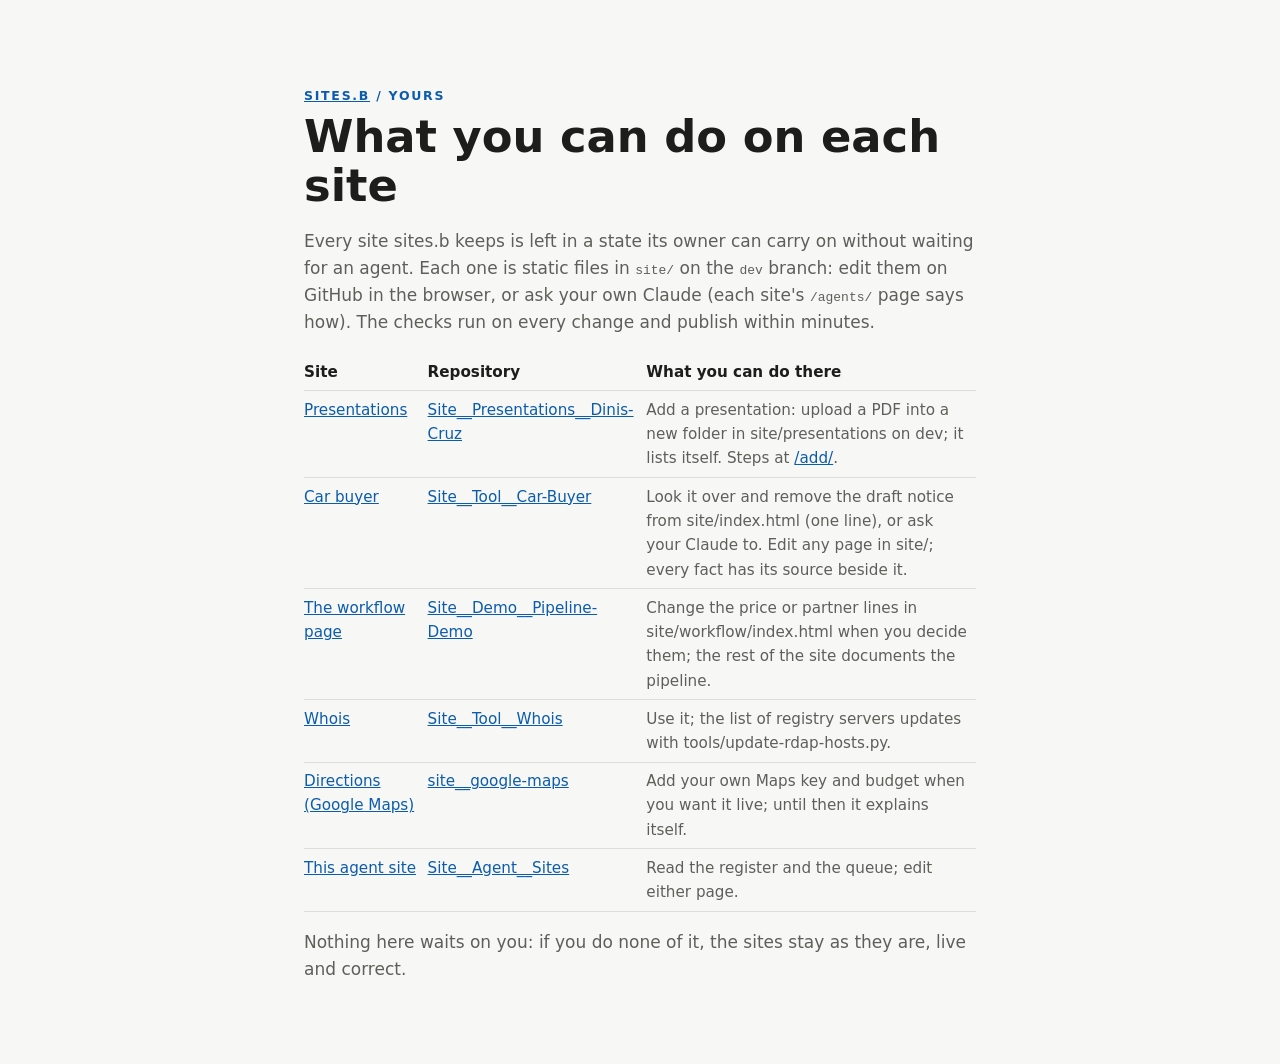
<file: site/yours/index.html>
<!doctype html>
<html lang="en-GB">
<head>
<meta charset="utf-8">
<meta name="viewport" content="width=device-width, initial-scale=1">
<title>What you can do, sites.b</title>
<meta property="og:title" content="What you can do, sites.b">
<meta property="og:description" content="Each site sites.b keeps, and what its owner can do on it without waiting for an agent.">
<meta property="og:url" content="https://sites.agents.sovereignweb.site/yours/">
<meta property="og:type" content="website">
<meta property="og:site_name" content="Sovereign Website agents' sites">
<meta property="og:locale" content="en_GB">
<meta property="og:image" content="https://sites.agents.sovereignweb.site/assets/share/card-1200x630.jpg">
<meta property="og:image:width" content="1200">
<meta property="og:image:height" content="630">
<meta property="og:image:alt" content="Sovereign Website agents' sites">
<meta name="twitter:card" content="summary_large_image">
<meta name="twitter:title" content="What you can do, sites.b">
<meta name="twitter:description" content="Each site sites.b keeps, and what its owner can do on it without waiting for an agent.">
<meta name="twitter:image" content="https://sites.agents.sovereignweb.site/assets/share/card-1200x630.jpg">
<meta name="description" content="Every public Sovereign Website the Factory knows about: live, under construction, placeholder or coming.">
<meta http-equiv="Content-Security-Policy" content="default-src 'self'; script-src 'self' 'unsafe-inline'; style-src 'self' 'unsafe-inline'; connect-src 'self'; object-src 'none'; base-uri 'none'">
<style>
:root{--bg:#f7f7f5;--fg:#1d1d1b;--muted:#5f5f5a;--line:#deded8;--card:#fff;--accent:#0b5cad}
@media (prefers-color-scheme:dark){:root{--bg:#141413;--fg:#ededea;--muted:#a8a8a2;--line:#33332f;--card:#1c1c1a;--accent:#7ab8ff}}
*{box-sizing:border-box}body{margin:0;background:var(--bg);color:var(--fg);font:17px/1.6 system-ui,sans-serif}
main{max-width:44rem;margin:0 auto;padding:10vh 1rem 4rem}.mark{font:600 .78rem/1 system-ui;letter-spacing:.14em;text-transform:uppercase;color:var(--accent)}
h1{font-size:clamp(1.9rem,6vw,2.8rem);line-height:1.1;margin:.6rem 0 1rem;overflow-wrap:anywhere}p{color:var(--muted)}a{color:var(--accent)}
.card{margin-top:2rem;padding:1.2rem;border:1px solid var(--line);border-radius:10px;background:var(--card)}
code,pre{font:13px/1.5 ui-monospace,monospace}pre{white-space:pre-wrap;overflow-wrap:anywhere;margin:.5rem 0 0}
h2{font-size:1.25rem;margin:2.6rem 0 .4rem}ol,ul{padding-left:1.2rem;color:var(--muted)}li{margin:.35rem 0}li strong{color:var(--fg)}table{width:100%;border-collapse:collapse;font-size:.95rem}td,th{text-align:left;padding:.4rem .5rem .4rem 0;border-bottom:1px solid var(--line);vertical-align:top}th{color:var(--fg)}td{color:var(--muted)}.tbl{overflow-x:auto}
footer{margin-top:3rem;font-size:.85rem;color:var(--muted)}
</style>
</head>
<body>
<main>
<div class="mark"><a href="../">sites.b</a> / yours</div>
<h1>What you can do on each site</h1>
<p>Every site sites.b keeps is left in a state its owner can carry on without waiting for an agent. Each one is static files in <code>site/</code> on the <code>dev</code> branch: edit them on GitHub in the browser, or ask your own Claude (each site's <code>/agents/</code> page says how). The checks run on every change and publish within minutes.</p>
<div class="tbl"><table>
<thead><tr><th>Site</th><th>Repository</th><th>What you can do there</th></tr></thead>
<tbody><tr><td><a href="https://dinis-cruz.presentations.sovereignweb.site/">Presentations</a></td><td><a href="https://github.com/SovereignWebsite/Site__Presentations__Dinis-Cruz/tree/dev/site">Site__Presentations__Dinis-Cruz</a></td><td>Add a presentation: upload a PDF into a new folder in site/presentations on dev; it lists itself. Steps at <a href="https://dinis-cruz.presentations.sovereignweb.site/add/">/add/</a>.</td></tr><tr><td><a href="https://car-buyer.tool.sovereignweb.site/">Car buyer</a></td><td><a href="https://github.com/SovereignWebsite/Site__Tool__Car-Buyer/tree/dev/site">Site__Tool__Car-Buyer</a></td><td>Look it over and remove the draft notice from site/index.html (one line), or ask your Claude to. Edit any page in site/; every fact has its source beside it.</td></tr><tr><td><a href="https://pipeline-demo.demo.sovereignweb.site/workflow/">The workflow page</a></td><td><a href="https://github.com/SovereignWebsite/Site__Demo__Pipeline-Demo/tree/dev/site">Site__Demo__Pipeline-Demo</a></td><td>Change the price or partner lines in site/workflow/index.html when you decide them; the rest of the site documents the pipeline.</td></tr><tr><td><a href="https://whois.tool.sovereignweb.site/">Whois</a></td><td><a href="https://github.com/SovereignWebsite/Site__Tool__Whois/tree/dev/site">Site__Tool__Whois</a></td><td>Use it; the list of registry servers updates with tools/update-rdap-hosts.py.</td></tr><tr><td><a href="https://google-maps.sovereignwebsite.site/">Directions (Google Maps)</a></td><td><a href="https://github.com/SovereignWebsite/site__google-maps/tree/dev/site">site__google-maps</a></td><td>Add your own Maps key and budget when you want it live; until then it explains itself.</td></tr><tr><td><a href="https://sites.agents.sovereignweb.site/">This agent site</a></td><td><a href="https://github.com/SovereignWebsite/Site__Agent__Sites/tree/dev/site">Site__Agent__Sites</a></td><td>Read the register and the queue; edit either page.</td></tr></tbody></table></div>
<p>Nothing here waits on you: if you do none of it, the sites stay as they are, live and correct.</p>
</main>
</body>
</html>
</file>
<file: site/send/lane.css>
:root{--bg:#f7f7f5;--fg:#1d1d1b;--muted:#5f5f5a;--line:#deded8;--card:#fff;--accent:#0b5cad;--bad:#a4261c}
@media (prefers-color-scheme:dark){:root{--bg:#141413;--fg:#ededea;--muted:#a8a8a2;--line:#33332f;--card:#1c1c1a;--accent:#7ab8ff;--bad:#ff9a8f}}
*{box-sizing:border-box}body{margin:0;background:var(--bg);color:var(--fg);font:17px/1.6 system-ui,sans-serif}
main{max-width:44rem;margin:0 auto;padding:8vh 1rem 4rem}
.mark{font:600 .78rem/1 system-ui;letter-spacing:.14em;text-transform:uppercase;color:var(--accent)}
h1{font-size:clamp(1.9rem,6vw,2.8rem);line-height:1.1;margin:.6rem 0 1rem}p,.muted{color:var(--muted)}a{color:var(--accent)}
.box{margin:1.2rem 0;padding:1rem 1.2rem;border:1px solid var(--line);border-radius:10px;background:var(--card)}
label{display:block;margin:1rem 0 .25rem;font-weight:600}.hint{font-weight:400;color:var(--muted);font-size:.88rem}
input[type=text],select,textarea{width:100%;font:inherit;color:var(--fg);background:var(--bg);border:1px solid var(--line);border-radius:8px;padding:.5rem .6rem}
textarea{min-height:9rem}
button,.btn{font:inherit;font-weight:600;color:#fff;background:var(--accent);border:0;border-radius:8px;padding:.55rem 1rem;cursor:pointer}
@media (prefers-color-scheme:dark){button,.btn{color:#141413}}
button.quiet{background:none;color:var(--accent);border:1px solid var(--line)}
button:disabled{opacity:.6;cursor:default}
:focus-visible{outline:3px solid var(--accent);outline-offset:2px}
summary{cursor:pointer;font-weight:600}
.status{min-height:1.5em;margin:.8rem 0}.status.ok{color:var(--fg)}.status.bad{color:var(--bad)}
#cam{width:100%;max-width:24rem;border-radius:8px;margin-top:.6rem}
#thumbs img{height:4.5rem;margin:.4rem .4rem 0 0;border-radius:6px;border:1px solid var(--line)}
.reply{padding:.8rem 0;border-top:1px solid var(--line)}.reply .when{font-size:.85rem;margin:0}.reply .text{margin:.2rem 0 0;white-space:pre-wrap;color:var(--fg)}
.row{display:flex;flex-wrap:wrap;gap:.5rem;margin-top:.6rem}
.dropping body{outline:3px dashed var(--accent);outline-offset:-8px}
footer{margin-top:3rem;font-size:.85rem;color:var(--muted)}
.nomargin{margin:0}.grow{flex:1 1 14rem}textarea.short{min-height:4.5rem}
.mark a{display:inline-block;padding:.85rem .6rem .85rem 0;min-height:44px}
h2.step{font-size:1.15rem;margin:2rem 0 .2rem;display:flex;align-items:center;gap:.6rem}
.num{display:inline-flex;align-items:center;justify-content:center;width:1.7rem;height:1.7rem;border-radius:50%;background:var(--accent);color:#fff;font-size:.95rem}
@media (prefers-color-scheme:dark){.num{color:#141413}}
.box.off{opacity:.5}
button.cam{background:none;color:var(--accent);border:1px solid var(--line)}
label.btn.alt{background:var(--accent)}
@media (pointer:coarse){button.cam{background:var(--accent);color:#fff;border:0}label.btn.alt{background:none;color:var(--accent);border:1px solid var(--line)}}
@media (pointer:coarse) and (prefers-color-scheme:dark){button.cam{color:#141413}}
.sr{position:absolute;width:1px;height:1px;margin:-1px;padding:0;border:0;overflow:hidden;clip:rect(0 0 0 0);white-space:nowrap}
#qrfile:focus-visible+label.btn{outline:3px solid var(--accent);outline-offset:2px}
@media (pointer:coarse){#qrfile:focus-visible+label.btn{outline-color:var(--fg)}}
</file>
